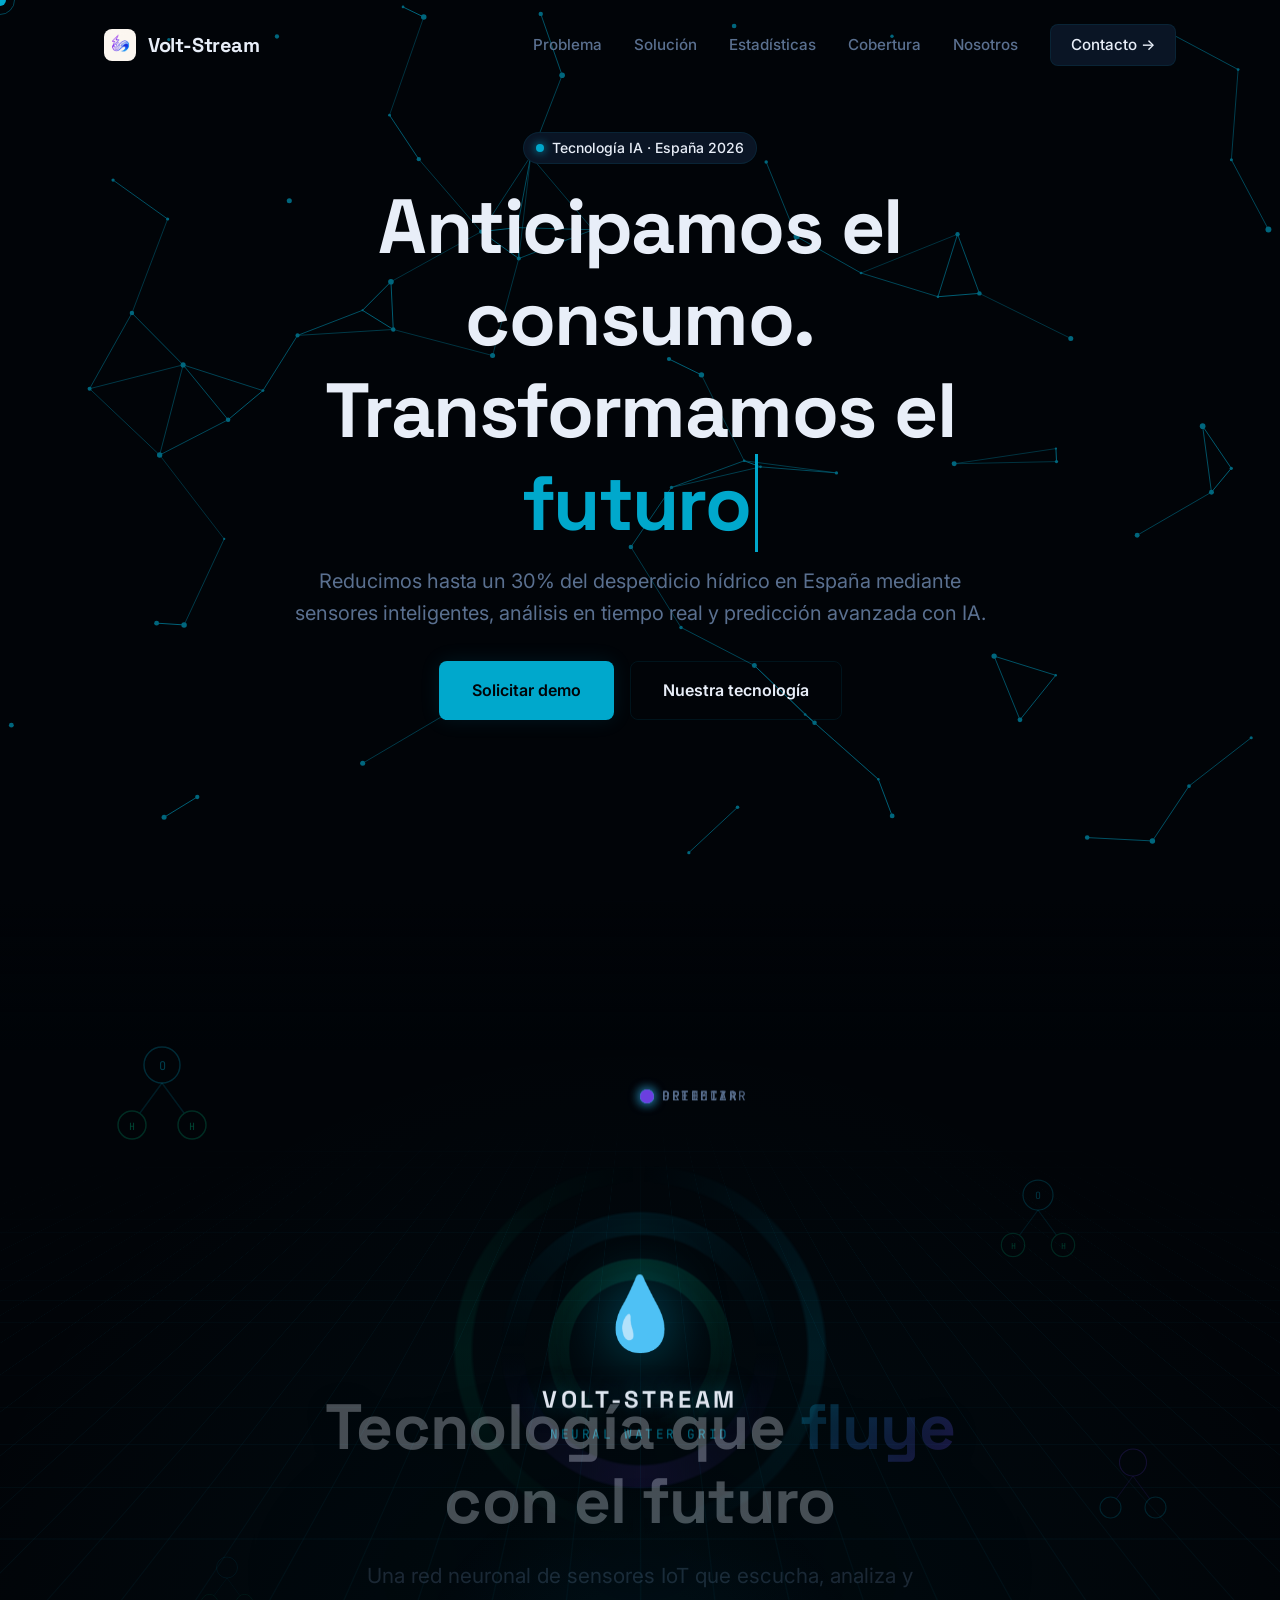
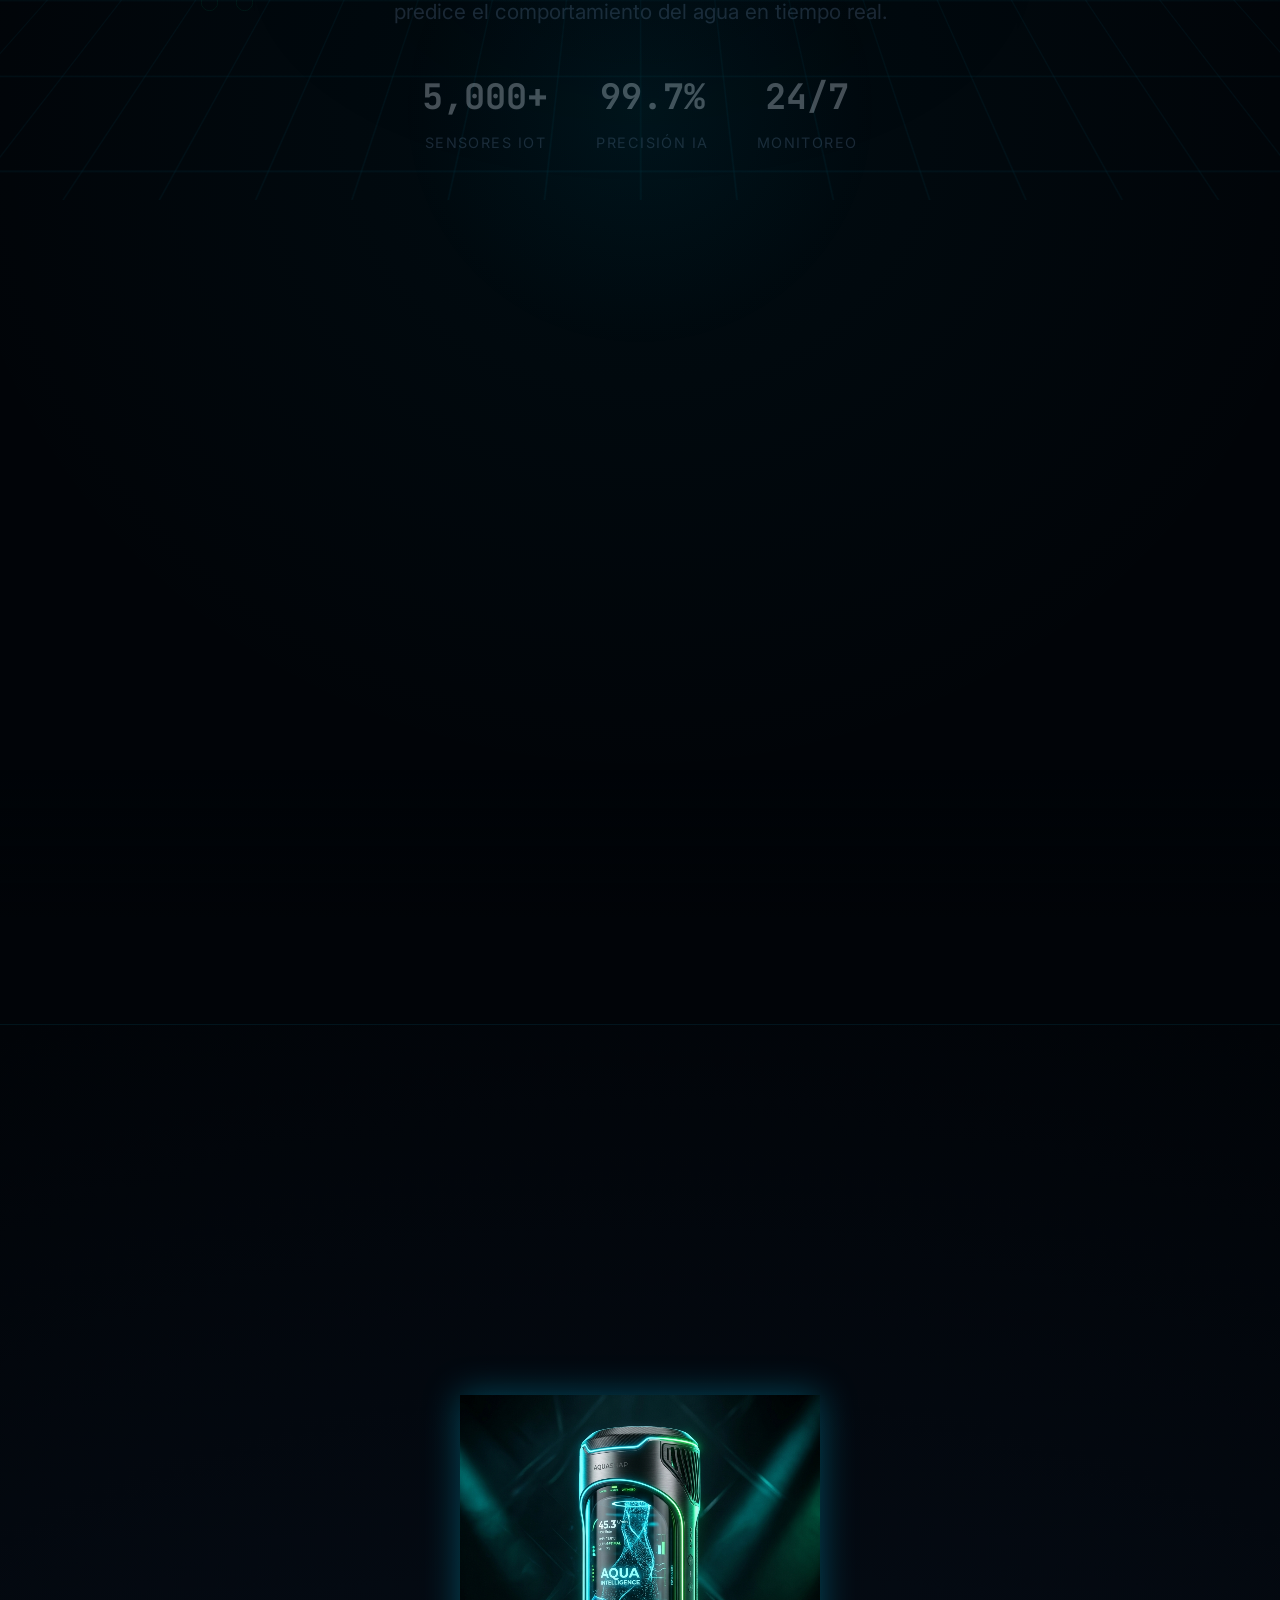
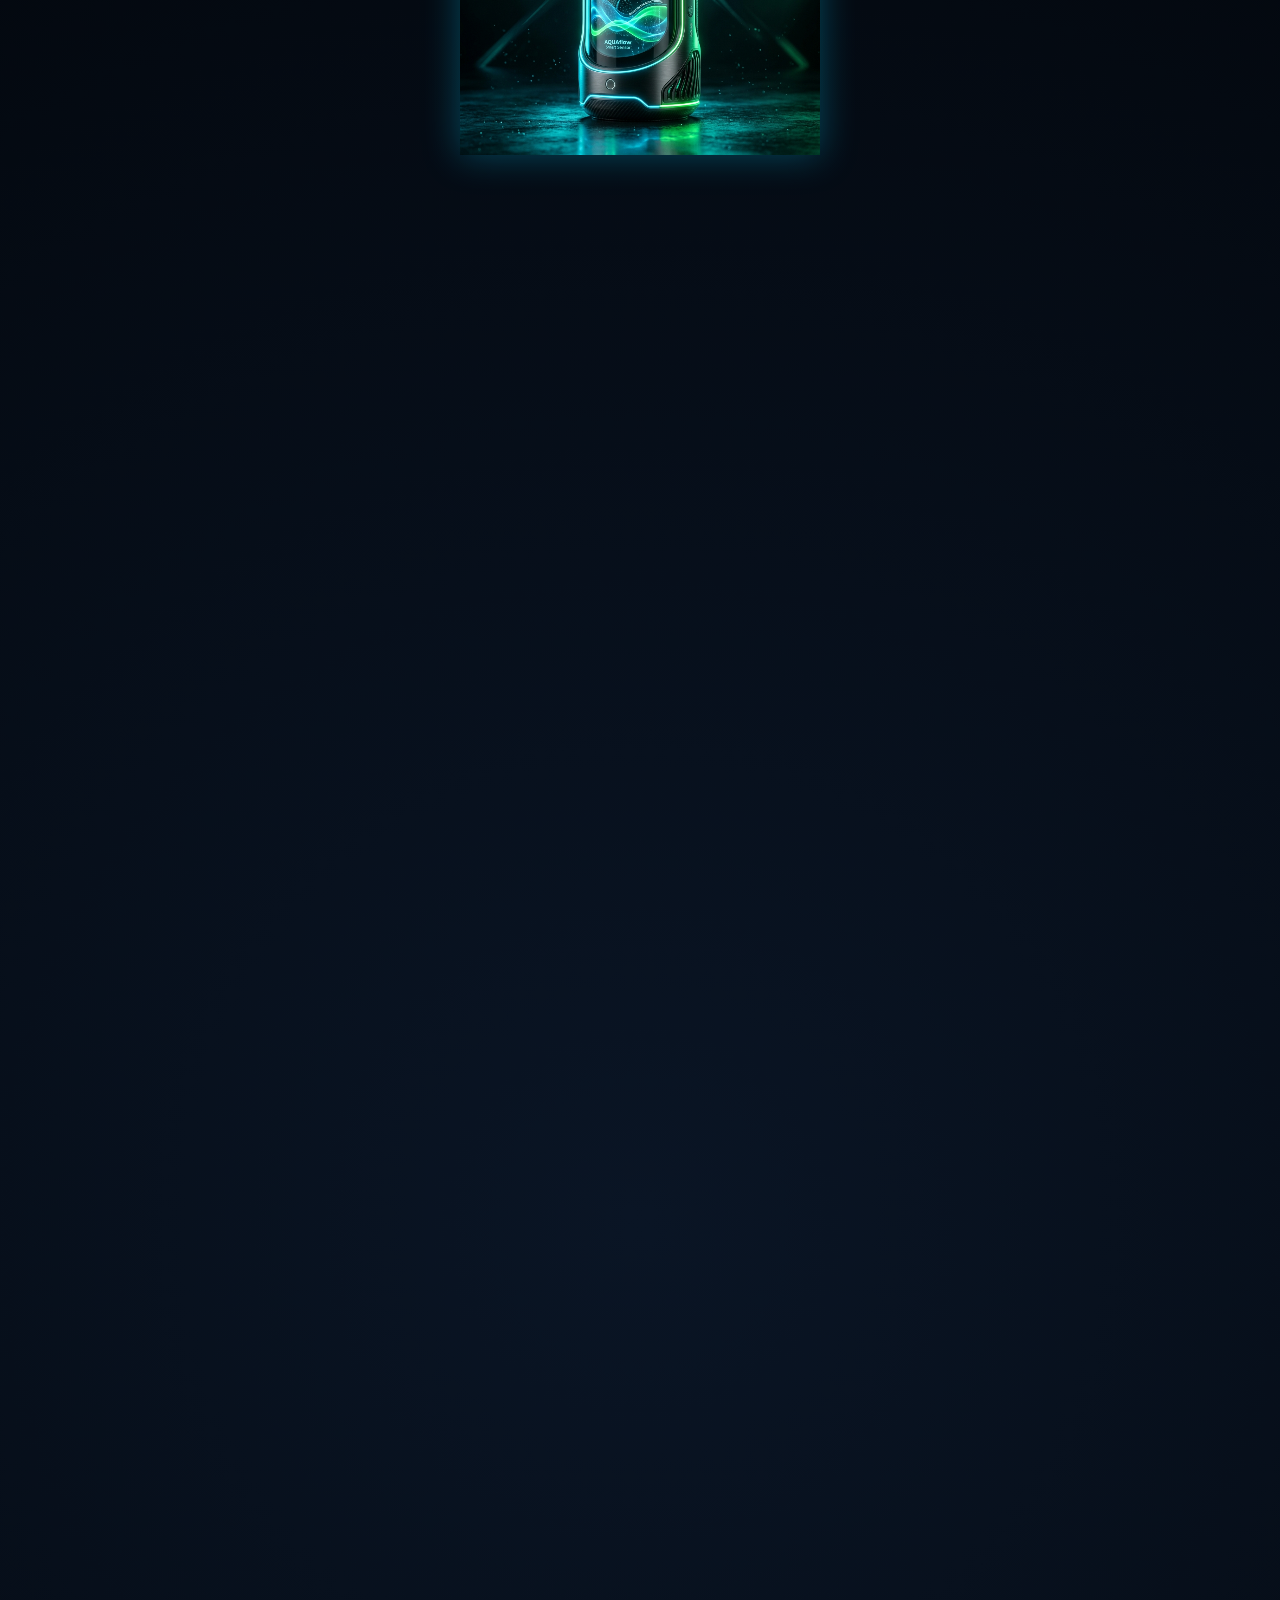
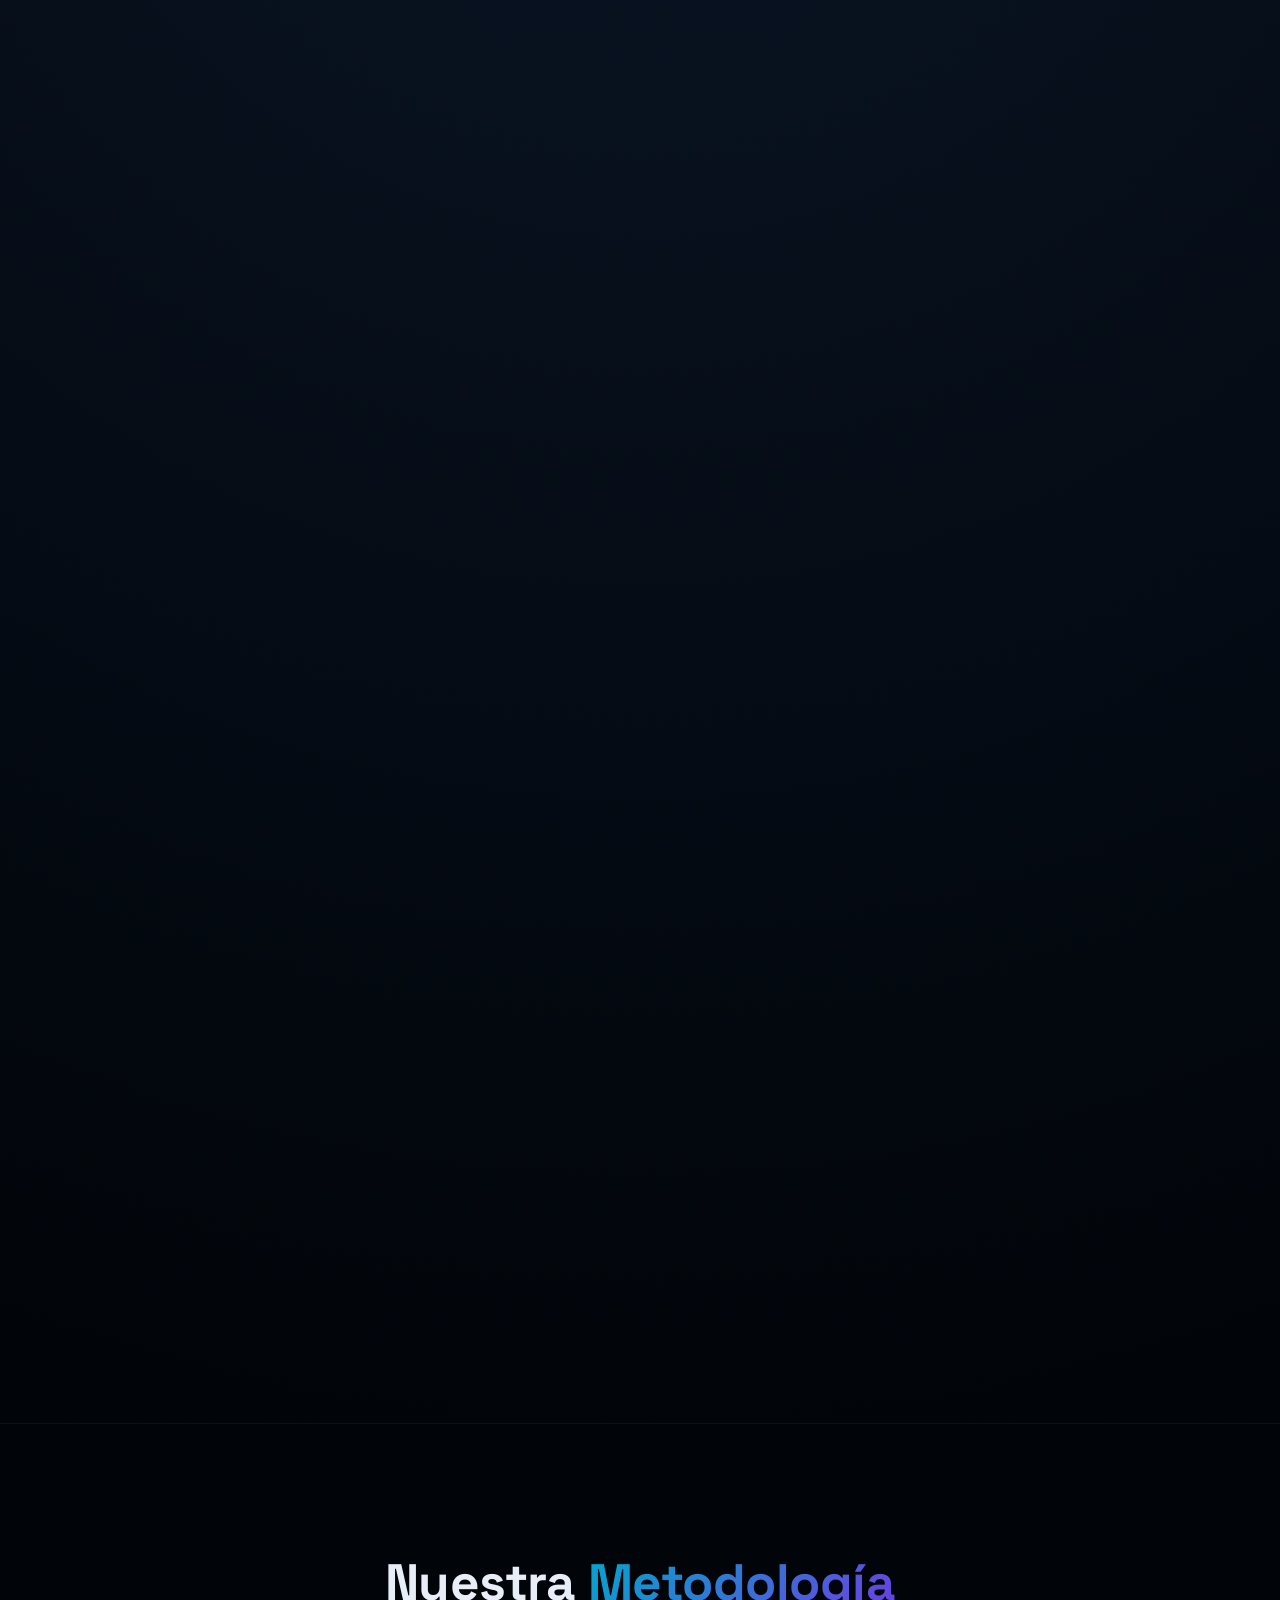
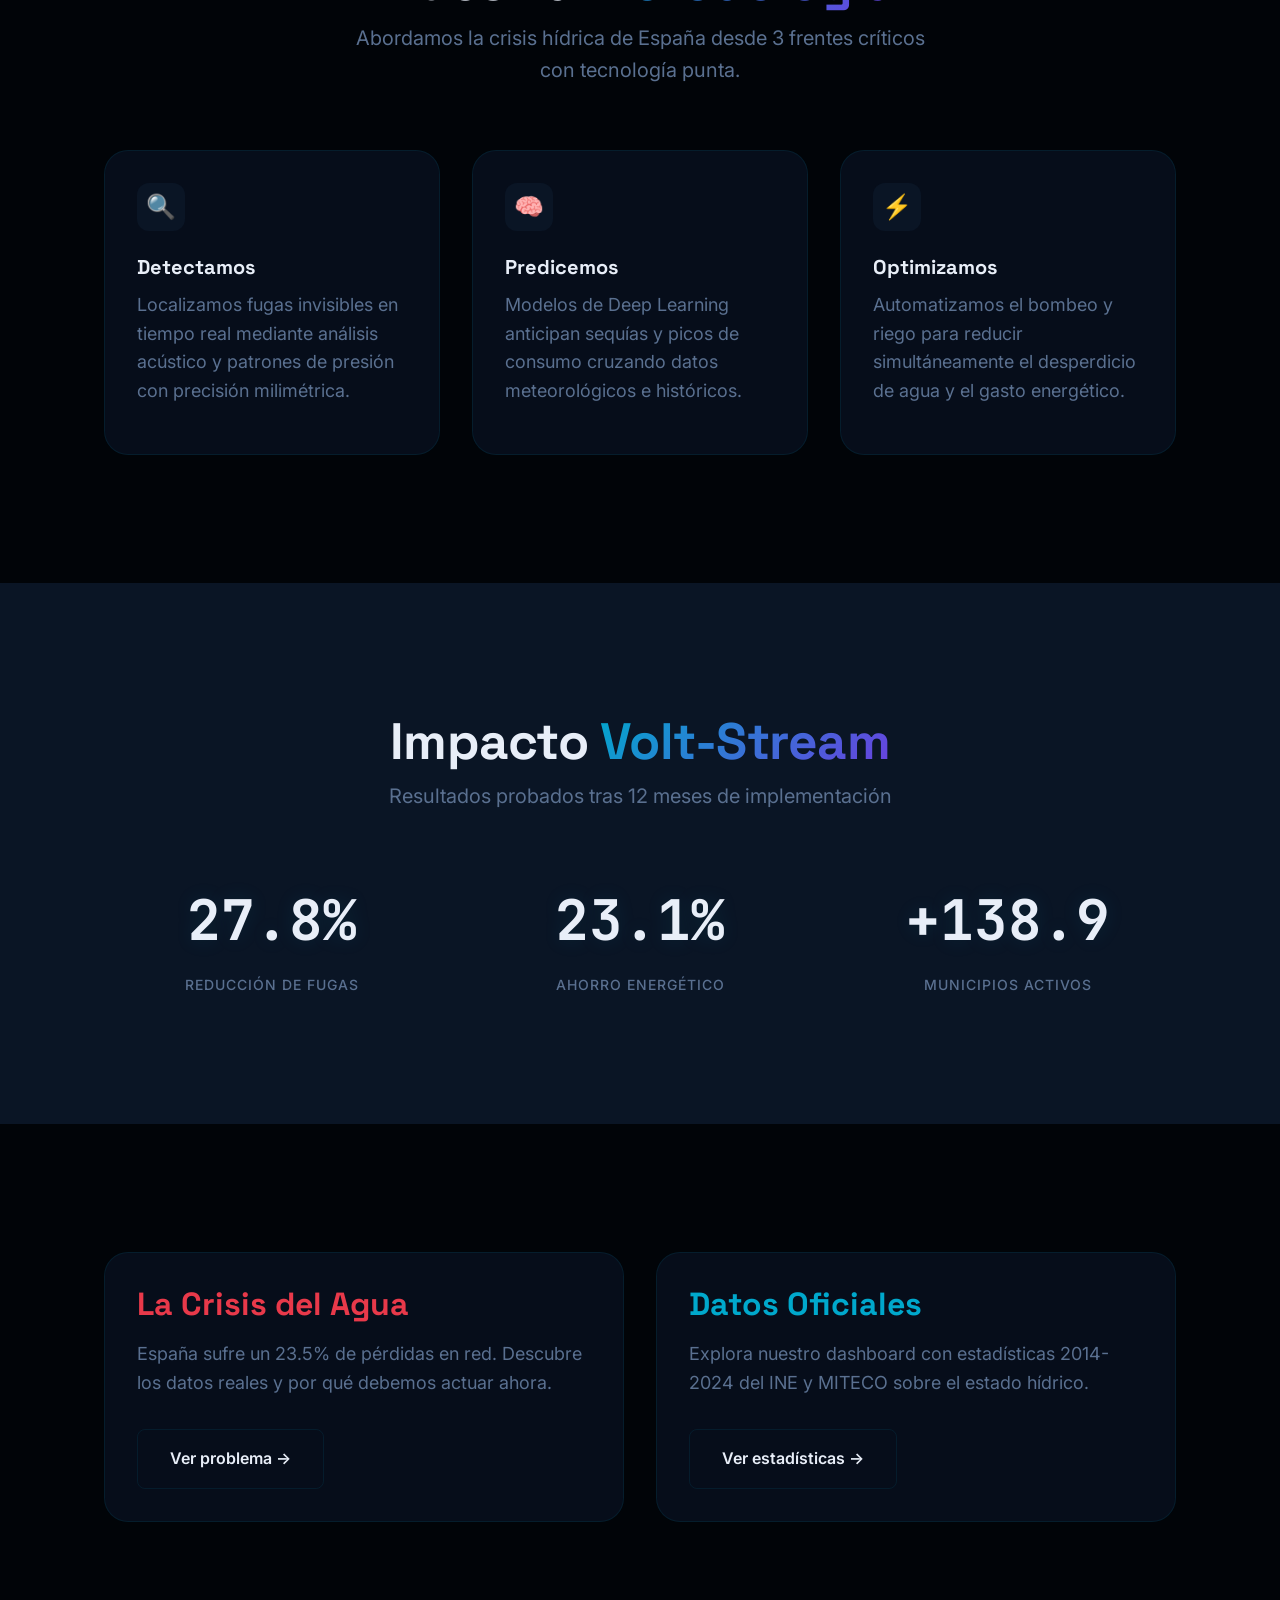
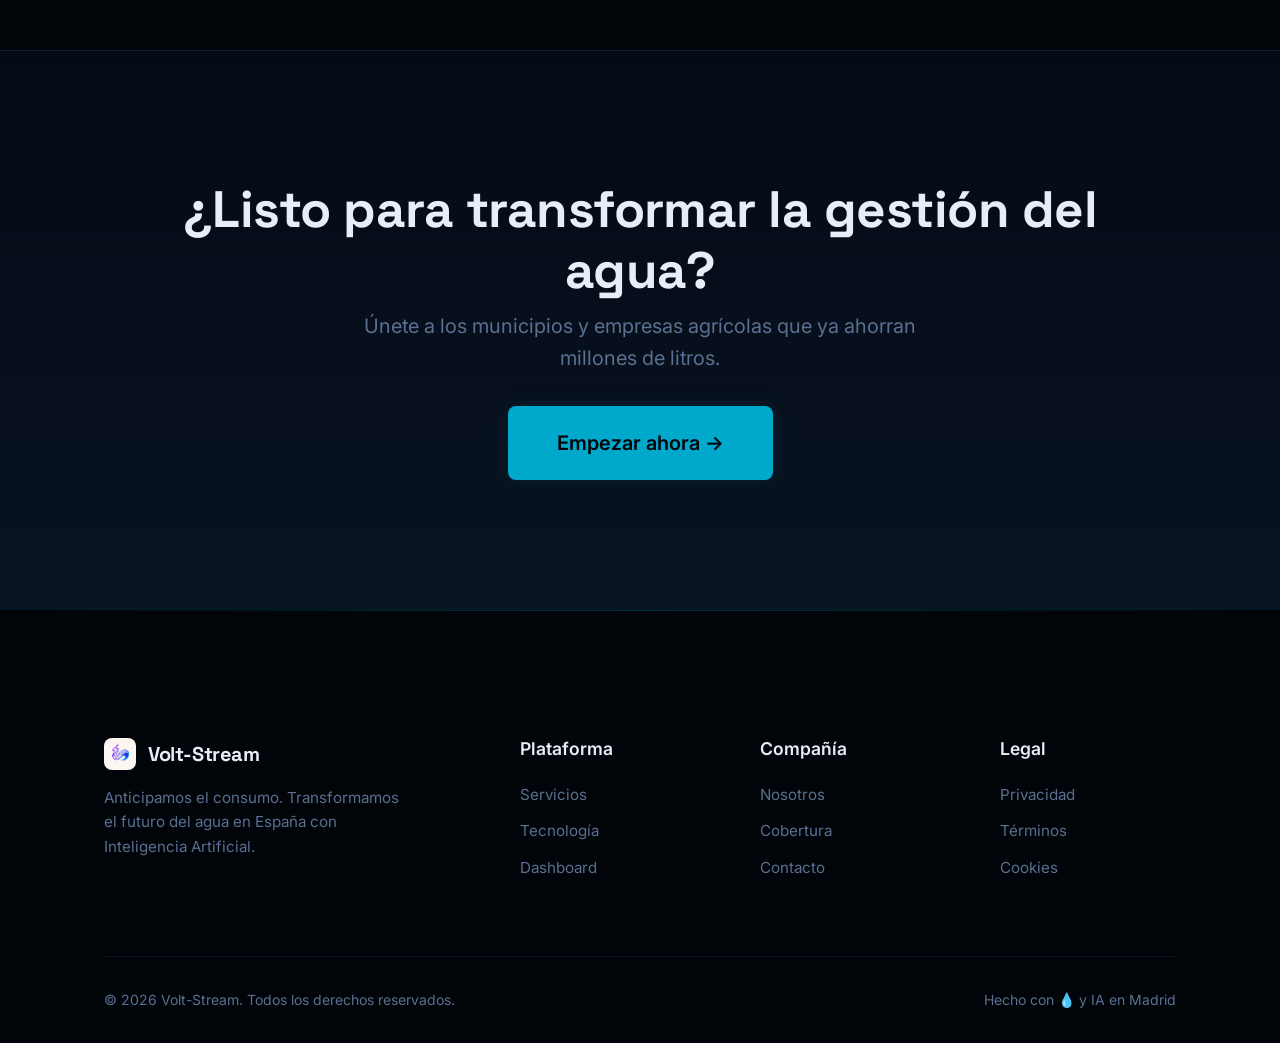
<file: index.html>
<!DOCTYPE html>
<html lang="es">
<head>
  <meta charset="UTF-8">
  <meta name="viewport" content="width=device-width,initial-scale=1.0">
  <title>Volt-Stream — Transformamos el futuro del agua</title>
  <meta name="description" content="Gestión inteligente del agua en España. IA y sensores IoT para reducir fugas y optimizar recursos.">
  <link rel="stylesheet" href="styles.css">
</head>
<body>

  <!-- PROGRESS BAR -->
  <div class="scroll-progress" id="scroll-progress"></div>

  <!-- NAVBAR -->
  <nav class="navbar" id="navbar">
    <div class="container">
      <a href="index.html" class="nav-logo">
        <img src="logo.jpeg" alt="Volt-Stream Logo" class="nav-logo-img">
        Volt-Stream
      </a>
      <div class="nav-links" id="nav-links">
        <a href="problema.html">Problema</a>
        <a href="solucion.html">Solución</a>
        <a href="estadisticas.html">Estadísticas</a>
        <a href="cobertura.html">Cobertura</a>
        <a href="nosotros.html">Nosotros</a>
        <a href="contacto.html" class="nav-cta">Contacto &rarr;</a>
      </div>
      <div class="hamburger" id="hamburger">
        <span></span><span></span><span></span>
      </div>
    </div>
  </nav>

  <!-- HERO -->
  <section class="hero" id="hero">
    <canvas id="hero-canvas" class="hero-particles"></canvas>
    <div class="container hero-content">
      <div class="badge zoom-in">
        <div class="badge-dot"></div>
        Tecnología IA · España 2026
      </div>
      <h1 class="fade-up delay-100">Anticipamos el consumo.<br>Transformamos el <span class="typewriter" id="typewriter">futuro</span></h1>
      <p class="fade-up delay-200">Reducimos hasta un 30% del desperdicio hídrico en España mediante sensores inteligentes, análisis en tiempo real y predicción avanzada con IA.</p>
      
      <div class="hero-buttons flex-cta fade-up delay-300">
        <a href="contacto.html" class="btn btn-primary">Solicitar demo</a>
        <a href="solucion.html" class="btn btn-outline">Nuestra tecnología</a>
      </div>
    </div>
  </section>

  <!-- 3D PARALLAX SECTION -->
  <section class="parallax-3d" id="parallax-3d">
    <!-- Perspective wrapper for 3D depth -->
    <div class="parallax-viewport">

      <!-- LAYER 0: Deep space grid (moves slowest) -->
      <div class="parallax-layer layer-grid" data-speed="0.03">
        <div class="perspective-grid"></div>
      </div>

      <!-- LAYER 1: Background particles (slow) -->
      <div class="parallax-layer layer-particles-bg" data-speed="0.08">
        <div class="hex-particle hex-1"></div>
        <div class="hex-particle hex-2"></div>
        <div class="hex-particle hex-3"></div>
        <div class="hex-particle hex-4"></div>
        <div class="hex-particle hex-5"></div>
        <div class="hex-particle hex-6"></div>
        <div class="hex-particle hex-7"></div>
        <div class="hex-particle hex-8"></div>
        <div class="hex-particle hex-9"></div>
        <div class="hex-particle hex-10"></div>
        <div class="hex-particle hex-11"></div>
        <div class="hex-particle hex-12"></div>
      </div>

      <!-- LAYER 2: Water molecules (medium-slow) -->
      <div class="parallax-layer layer-molecules" data-speed="0.15">
        <svg class="molecule mol-1" viewBox="0 0 120 120" width="120" height="120">
          <circle cx="60" cy="30" r="18" fill="none" stroke="rgba(0,168,204,0.4)" stroke-width="1.5"/>
          <circle cx="30" cy="90" r="14" fill="none" stroke="rgba(0,229,160,0.3)" stroke-width="1.5"/>
          <circle cx="90" cy="90" r="14" fill="none" stroke="rgba(0,229,160,0.3)" stroke-width="1.5"/>
          <line x1="60" y1="48" x2="38" y2="78" stroke="rgba(0,168,204,0.25)" stroke-width="1.5"/>
          <line x1="60" y1="48" x2="82" y2="78" stroke="rgba(0,168,204,0.25)" stroke-width="1.5"/>
          <text x="60" y="35" text-anchor="middle" fill="rgba(0,168,204,0.6)" font-size="12" font-family="JetBrains Mono">O</text>
          <text x="30" y="95" text-anchor="middle" fill="rgba(0,229,160,0.5)" font-size="10" font-family="JetBrains Mono">H</text>
          <text x="90" y="95" text-anchor="middle" fill="rgba(0,229,160,0.5)" font-size="10" font-family="JetBrains Mono">H</text>
        </svg>
        <svg class="molecule mol-2" viewBox="0 0 120 120" width="90" height="90">
          <circle cx="60" cy="30" r="18" fill="none" stroke="rgba(107,63,224,0.3)" stroke-width="1.5"/>
          <circle cx="30" cy="90" r="14" fill="none" stroke="rgba(0,168,204,0.3)" stroke-width="1.5"/>
          <circle cx="90" cy="90" r="14" fill="none" stroke="rgba(0,168,204,0.3)" stroke-width="1.5"/>
          <line x1="60" y1="48" x2="38" y2="78" stroke="rgba(107,63,224,0.2)" stroke-width="1.5"/>
          <line x1="60" y1="48" x2="82" y2="78" stroke="rgba(107,63,224,0.2)" stroke-width="1.5"/>
        </svg>
        <svg class="molecule mol-3" viewBox="0 0 120 120" width="70" height="70">
          <circle cx="60" cy="30" r="18" fill="none" stroke="rgba(0,168,204,0.25)" stroke-width="1"/>
          <circle cx="30" cy="90" r="14" fill="none" stroke="rgba(0,229,160,0.2)" stroke-width="1"/>
          <circle cx="90" cy="90" r="14" fill="none" stroke="rgba(0,229,160,0.2)" stroke-width="1"/>
          <line x1="60" y1="48" x2="38" y2="78" stroke="rgba(0,168,204,0.15)" stroke-width="1"/>
          <line x1="60" y1="48" x2="82" y2="78" stroke="rgba(0,168,204,0.15)" stroke-width="1"/>
        </svg>
        <svg class="molecule mol-4" viewBox="0 0 120 120" width="100" height="100">
          <circle cx="60" cy="30" r="18" fill="none" stroke="rgba(0,168,204,0.35)" stroke-width="1.5"/>
          <circle cx="30" cy="90" r="14" fill="none" stroke="rgba(0,229,160,0.25)" stroke-width="1.5"/>
          <circle cx="90" cy="90" r="14" fill="none" stroke="rgba(0,229,160,0.25)" stroke-width="1.5"/>
          <line x1="60" y1="48" x2="38" y2="78" stroke="rgba(0,168,204,0.2)" stroke-width="1.5"/>
          <line x1="60" y1="48" x2="82" y2="78" stroke="rgba(0,168,204,0.2)" stroke-width="1.5"/>
          <text x="60" y="35" text-anchor="middle" fill="rgba(0,168,204,0.5)" font-size="12" font-family="JetBrains Mono">O</text>
          <text x="30" y="95" text-anchor="middle" fill="rgba(0,229,160,0.4)" font-size="10" font-family="JetBrains Mono">H</text>
          <text x="90" y="95" text-anchor="middle" fill="rgba(0,229,160,0.4)" font-size="10" font-family="JetBrains Mono">H</text>
        </svg>
      </div>

      <!-- LAYER 3: Data streams (medium) -->
      <div class="parallax-layer layer-data-streams" data-speed="0.25">
        <div class="data-stream stream-1">
          <span>01001 FLOW_OK</span>
          <span>SENSOR_A7 ▸ 2.4L/s</span>
          <span>PRESSURE ▸ 3.2bar</span>
          <span>TEMP ▸ 18.7°C</span>
        </div>
        <div class="data-stream stream-2">
          <span>LEAK_SCORE ▸ 0.02</span>
          <span>ACOUSTIC ▸ -42dB</span>
          <span>NODE_14 ▸ ACTIVE</span>
          <span>pH ▸ 7.2</span>
        </div>
        <div class="data-stream stream-3">
          <span>FORECAST ▸ OPTIMAL</span>
          <span>DEMAND ▸ 12,400m³</span>
          <span>RESERVE ▸ 67%</span>
          <span>AI_CONF ▸ 98.7%</span>
        </div>
      </div>

      <!-- LAYER 4: Central hologram (medium-fast) -->
      <div class="parallax-layer layer-hologram" data-speed="0.4">
        <div class="holo-container">
          <div class="holo-ring ring-outer"></div>
          <div class="holo-ring ring-middle"></div>
          <div class="holo-ring ring-inner"></div>
          <div class="holo-core">
            <div class="holo-icon">💧</div>
            <div class="holo-label">VOLT-STREAM</div>
            <div class="holo-sublabel">Neural Water Grid</div>
          </div>
          <!-- Orbiting data points -->
          <div class="orbit-point orbit-1">
            <div class="orbit-dot"></div>
            <span class="orbit-label">Detectar</span>
          </div>
          <div class="orbit-point orbit-2">
            <div class="orbit-dot"></div>
            <span class="orbit-label">Predecir</span>
          </div>
          <div class="orbit-point orbit-3">
            <div class="orbit-dot"></div>
            <span class="orbit-label">Optimizar</span>
          </div>
        </div>
      </div>

      <!-- LAYER 5: Foreground text / CTA (fastest) -->
      <div class="parallax-layer layer-content" data-speed="0.55">
        <div class="parallax-text-block">
          <h2 class="parallax-title">Tecnología que <span class="text-gradient">fluye</span> con el futuro</h2>
          <p class="parallax-desc">Una red neuronal de sensores IoT que escucha, analiza y predice el comportamiento del agua en tiempo real.</p>
          <div class="parallax-stats-row">
            <div class="parallax-stat">
              <div class="parallax-stat-value">5,000+</div>
              <div class="parallax-stat-label">Sensores IoT</div>
            </div>
            <div class="parallax-stat">
              <div class="parallax-stat-value">99.7%</div>
              <div class="parallax-stat-label">Precisión IA</div>
            </div>
            <div class="parallax-stat">
              <div class="parallax-stat-value">24/7</div>
              <div class="parallax-stat-label">Monitoreo</div>
            </div>
          </div>
        </div>
      </div>

      <!-- Floating scan lines overlay -->
      <div class="parallax-layer layer-scanlines" data-speed="0">
        <div class="scanline"></div>
      </div>
    </div>

    <!-- Depth fog edges -->
    <div class="parallax-fog fog-top"></div>
    <div class="parallax-fog fog-bottom"></div>
  </section>

  <!-- TRUST BAR -->
  <div class="trust-bar zoom-in">
    <div class="trust-track">
      <span style="color: var(--text-muted); font-weight: 500; text-transform: uppercase; letter-spacing: 1px; padding-right: 2rem;">Confiado por más de 150 municipios e instituciones</span>
      <!-- Logos placeholders since we don't have actual partner logos, using text styling for now -->
      <span style="font-family: var(--font-display); font-weight: 700; color: #fff; font-size: 1.5rem; opacity: 0.5;">AYUNTAMIENTO</span>
      <span style="font-family: var(--font-display); font-weight: 700; color: #fff; font-size: 1.5rem; opacity: 0.5;">AGUAS DE MURCIA</span>
      <span style="font-family: var(--font-display); font-weight: 700; color: #fff; font-size: 1.5rem; opacity: 0.5;">MITECO</span>
      <span style="font-family: var(--font-display); font-weight: 700; color: #fff; font-size: 1.5rem; opacity: 0.5;">CANAL ISABEL II</span>
      <span style="font-family: var(--font-display); font-weight: 700; color: #fff; font-size: 1.5rem; opacity: 0.5;">EMASESA</span>
      <!-- Repeat for seamless loop -->
      <span style="color: var(--text-muted); font-weight: 500; text-transform: uppercase; letter-spacing: 1px; padding-right: 2rem; padding-left: 4rem;">Confiado por más de 150 municipios e instituciones</span>
      <span style="font-family: var(--font-display); font-weight: 700; color: #fff; font-size: 1.5rem; opacity: 0.5;">AYUNTAMIENTO</span>
      <span style="font-family: var(--font-display); font-weight: 700; color: #fff; font-size: 1.5rem; opacity: 0.5;">AGUAS DE MURCIA</span>
      <span style="font-family: var(--font-display); font-weight: 700; color: #fff; font-size: 1.5rem; opacity: 0.5;">MITECO</span>
      <span style="font-family: var(--font-display); font-weight: 700; color: #fff; font-size: 1.5rem; opacity: 0.5;">CANAL ISABEL II</span>
      <span style="font-family: var(--font-display); font-weight: 700; color: #fff; font-size: 1.5rem; opacity: 0.5;">EMASESA</span>
    </div>
  </div>

  <!-- SCROLL SEQUENCE -->
  <section class="scroll-sequence" id="scroll-sequence">
    <div class="sticky-container">
      <img src="sensor.png" alt="Smart Sensor" class="sequence-img" id="sequence-img">
      
      <div class="sequence-text step-1" id="step-1">
        <h2 class="section-title">El Corazón de la <span class="text-gradient">Eficiencia</span></h2>
        <p>Sensores IoT con precisión nanométrica para cada tubería.</p>
      </div>
      <div class="sequence-text step-2" id="step-2">
        <h2 class="section-title text-gradient">Análisis Acústico</h2>
        <p>Escucha las fugas subterráneas antes de que afloren a la superficie.</p>
      </div>
      <div class="sequence-text step-3" id="step-3">
        <h2 class="section-title">IA <span style="color:var(--secondary)">Predictiva</span></h2>
        <p>Procesa miles de datos en tiempo real para optimizar el caudal.</p>
      </div>
    </div>
  </section>

  <!-- PROPUESTA DE VALOR -->
  <section class="section">
    <div class="container">
      <div class="text-center zoom-in">
        <h2 class="section-title">Nuestra <span class="text-gradient">Metodología</span></h2>
        <p class="section-subtitle">Abordamos la crisis hídrica de España desde 3 frentes críticos con tecnología punta.</p>
      </div>
      
      <div class="grid-3">
        <div class="glass-card feature-card fade-left delay-100">
          <div class="feature-icon">🔍</div>
          <h3>Detectamos</h3>
          <p>Localizamos fugas invisibles en tiempo real mediante análisis acústico y patrones de presión con precisión milimétrica.</p>
        </div>
        <div class="glass-card feature-card zoom-in delay-200">
          <div class="feature-icon">🧠</div>
          <h3>Predicemos</h3>
          <p>Modelos de Deep Learning anticipan sequías y picos de consumo cruzando datos meteorológicos e históricos.</p>
        </div>
        <div class="glass-card feature-card fade-right delay-300">
          <div class="feature-icon">⚡</div>
          <h3>Optimizamos</h3>
          <p>Automatizamos el bombeo y riego para reducir simultáneamente el desperdicio de agua y el gasto energético.</p>
        </div>
      </div>
    </div>
  </section>

  <!-- MÈTRICAS IMPACTO -->
  <section class="section" style="background: var(--surface-2); position: relative;">
    <div class="container">
      <h2 class="section-title text-center fade-up">Impacto <span class="text-gradient">Volt-Stream</span></h2>
      <p class="section-subtitle text-center fade-up">Resultados probados tras 12 meses de implementación</p>
      
      <div class="grid-3" style="margin-top: 4rem;">
        <div class="stat-item flip-up">
          <div class="stat-value" data-target="30" data-suffix="%">0%</div>
          <div class="stat-label">Reducción de fugas</div>
        </div>
        <div class="stat-item flip-up delay-100">
          <div class="stat-value" data-target="25" data-suffix="%">0%</div>
          <div class="stat-label">Ahorro energético</div>
        </div>
        <div class="stat-item flip-up delay-200">
          <div class="stat-value" data-target="150" data-prefix="+">0</div>
          <div class="stat-label">Municipios activos</div>
        </div>
      </div>
    </div>
  </section>

  <!-- PREVIEW SECCIONES -->
  <section class="section">
    <div class="container">
      <div class="grid-2">
        <div class="glass-card fade-left">
          <h3 style="color: var(--danger)">La Crisis del Agua</h3>
          <p>España sufre un 23.5% de pérdidas en red. Descubre los datos reales y por qué debemos actuar ahora.</p>
          <a href="problema.html" class="btn btn-outline" style="margin-top: 1rem">Ver problema &rarr;</a>
        </div>
        <div class="glass-card fade-right delay-100">
          <h3 style="color: var(--primary)">Datos Oficiales</h3>
          <p>Explora nuestro dashboard con estadísticas 2014-2024 del INE y MITECO sobre el estado hídrico.</p>
          <a href="estadisticas.html" class="btn btn-outline" style="margin-top: 1rem">Ver estadísticas &rarr;</a>
        </div>
      </div>
    </div>
  </section>

  <!-- CTA FINAL -->
  <section class="section" style="background: var(--grad-surface); border-top: 1px solid var(--border); border-bottom: 1px solid var(--border); text-align: center;">
    <div class="container zoom-in">
      <h2 class="section-title">¿Listo para transformar la gestión del agua?</h2>
      <p class="section-subtitle" style="margin-bottom: 2rem;">Únete a los municipios y empresas agrícolas que ya ahorran millones de litros.</p>
      <a href="contacto.html" class="btn btn-primary" style="font-size: 1.25rem; padding: 1.25rem 3rem;">Empezar ahora &rarr;</a>
    </div>
  </section>

  <!-- FOOTER -->
  <footer class="footer">
    <div class="container">
      <div class="footer-grid">
        <div class="footer-brand">
          <a href="index.html" class="nav-logo" style="margin-bottom: 1rem;">
            <img src="logo.jpeg" alt="Volt-Stream Logo" class="nav-logo-img">
            Volt-Stream
          </a>
          <p>Anticipamos el consumo. Transformamos el futuro del agua en España con Inteligencia Artificial.</p>
        </div>
        <div class="footer-col">
          <h4>Plataforma</h4>
          <a href="solucion.html">Servicios</a>
          <a href="solucion.html#tecnologia">Tecnología</a>
          <a href="estadisticas.html">Dashboard</a>
        </div>
        <div class="footer-col">
          <h4>Compañía</h4>
          <a href="nosotros.html">Nosotros</a>
          <a href="cobertura.html">Cobertura</a>
          <a href="contacto.html">Contacto</a>
        </div>
        <div class="footer-col">
          <h4>Legal</h4>
          <a href="#">Privacidad</a>
          <a href="#">Términos</a>
          <a href="#">Cookies</a>
        </div>
      </div>
      <div class="footer-bottom">
        <span>&copy; 2026 Volt-Stream. Todos los derechos reservados.</span>
        <span>Hecho con 💧 y IA en Madrid</span>
      </div>
    </div>
  </footer>

  <script src="script.js"></script>
</body>
</html>
</file>
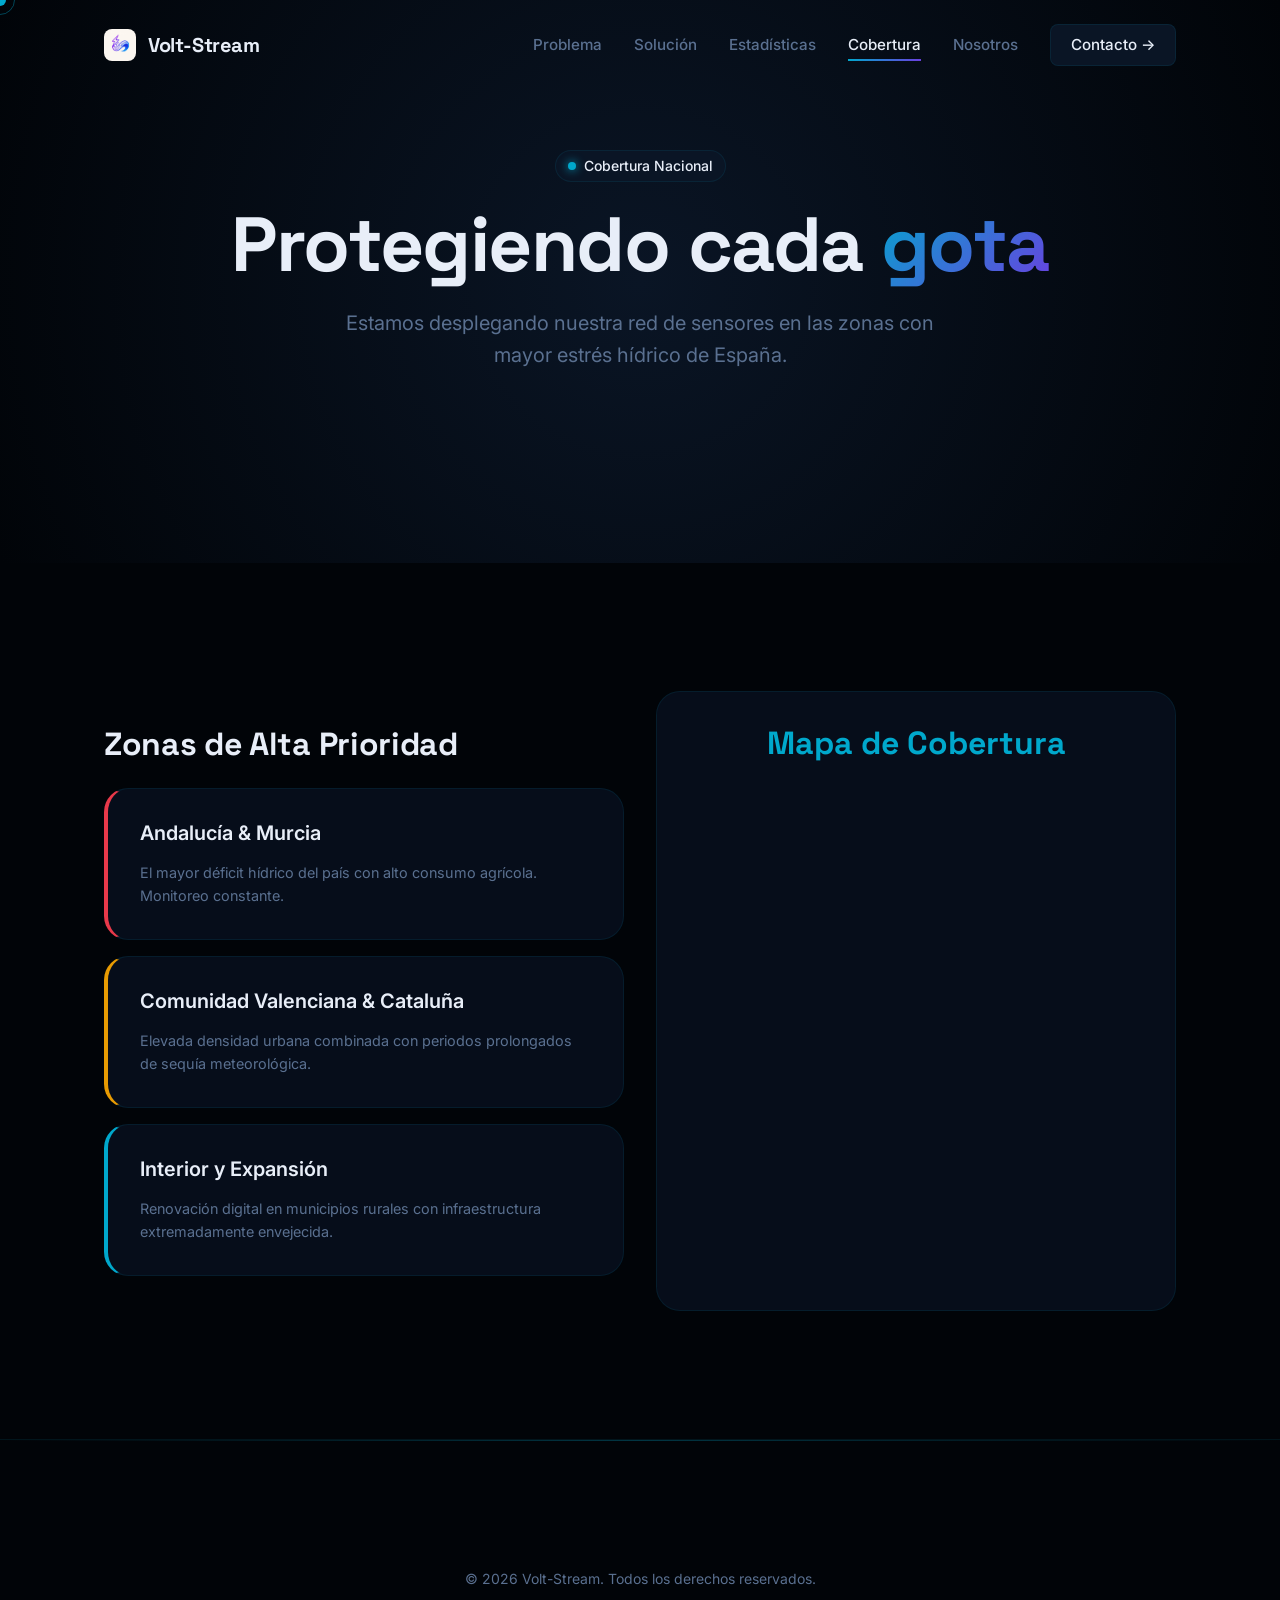
<file: cobertura.html>
<!DOCTYPE html>
<html lang="es">
<head>
  <meta charset="UTF-8">
  <meta name="viewport" content="width=device-width,initial-scale=1.0">
  <title>Cobertura y Mapa — Volt-Stream</title>
  <link rel="stylesheet" href="styles.css">
</head>
<body>
  <div class="scroll-progress" id="scroll-progress"></div>

  <!-- NAVBAR -->
  <nav class="navbar" id="navbar">
    <div class="container">
      <a href="index.html" class="nav-logo">
        <img src="logo.jpeg" alt="Volt-Stream Logo" class="nav-logo-img">
        Volt-Stream
      </a>
      <div class="nav-links" id="nav-links">
        <a href="problema.html">Problema</a>
        <a href="solucion.html">Solución</a>
        <a href="estadisticas.html">Estadísticas</a>
        <a href="cobertura.html" class="active">Cobertura</a>
        <a href="nosotros.html">Nosotros</a>
        <a href="contacto.html" class="nav-cta">Contacto &rarr;</a>
      </div>
      <div class="hamburger" id="hamburger">
        <span></span><span></span><span></span>
      </div>
    </div>
  </nav>

  <!-- INTERNAL HERO -->
  <section class="section internal-hero" style="background: radial-gradient(circle at center, var(--surface-2) 0%, var(--bg) 100%);">
    <div class="container text-center">
      <div class="badge fade-up">
        <div class="badge-dot" style="background: var(--primary);"></div>
        Cobertura Nacional
      </div>
      <h1 class="fade-up delay-100" style="margin-top: 1rem;">Protegiendo cada <span class="text-gradient">gota</span></h1>
      <p class="section-subtitle fade-up delay-200" style="margin-top: 1rem;">Estamos desplegando nuestra red de sensores en las zonas con mayor estrés hídrico de España.</p>
    </div>
  </section>

  <!-- MAPA & COBERTURA -->
  <section class="section">
    <div class="container">
      <div class="grid-2" style="align-items: center;">
        <div class="fade-up">
          <h2 style="font-size: 2rem; margin-bottom: 1.5rem;">Zonas de Alta Prioridad</h2>
          <div class="glass-card priority-card" data-id="andalucia-murcia" style="margin-bottom: 1rem; border-left: 4px solid var(--danger); cursor: pointer; transition: transform 0.2s, box-shadow 0.2s;">
            <h4>Andalucía & Murcia</h4>
            <p style="margin: 0; font-size: 0.9rem;">El mayor déficit hídrico del país con alto consumo agrícola. Monitoreo constante.</p>
          </div>
          <div class="glass-card priority-card" data-id="valencia-cataluna" style="margin-bottom: 1rem; border-left: 4px solid var(--warning); cursor: pointer; transition: transform 0.2s, box-shadow 0.2s;">
            <h4>Comunidad Valenciana & Cataluña</h4>
            <p style="margin: 0; font-size: 0.9rem;">Elevada densidad urbana combinada con periodos prolongados de sequía meteorológica.</p>
          </div>
          <div class="glass-card priority-card" data-id="interior" style="border-left: 4px solid var(--primary); cursor: pointer; transition: transform 0.2s, box-shadow 0.2s;">
            <h4>Interior y Expansión</h4>
            <p style="margin: 0; font-size: 0.9rem;">Renovación digital en municipios rurales con infraestructura extremadamente envejecida.</p>
          </div>
        </div>
        
        <div class="fade-up delay-100 text-center glass-card" style="padding: 2rem; position: relative;">
          <h3 style="color: var(--primary); margin-bottom: 1rem;">Mapa de Cobertura</h3>
          <div id="d3-map-container" style="width: 100%; height: min(500px, 60vw); display: flex; align-items: center; justify-content: center; position: relative;">
            <div id="map-tooltip" style="position: absolute; opacity: 0; background: var(--surface); border: 1px solid var(--border); padding: 1rem; border-radius: var(--radius-sm); pointer-events: none; z-index: 10; color: var(--text); box-shadow: 0 5px 15px rgba(0,0,0,0.5); transition: opacity 0.2s;"></div>
            <!-- D3 Map will be injected here -->
          </div>
        </div>
      </div>
      
      <!-- Panel de Detalles Dinámico -->
      <div id="details-panel" class="glass-card fade-up" style="margin-top: 3rem; display: none; padding: 2rem; border-top: 4px solid var(--primary); transition: all 0.3s ease;">
        <div id="details-content">
          <!-- Contenido inyectado por JS -->
        </div>
      </div>
    </div>
  </section>

  <footer class="footer">
    <div class="container text-center">
      <div class="footer-bottom" style="justify-content: center; border: none; padding-top: 0;">
        <span>&copy; 2026 Volt-Stream. Todos los derechos reservados.</span>
      </div>
    </div>
  </footer>

  <script src="https://d3js.org/d3.v7.min.js"></script>
  <script src="script.js"></script>
</body>
</html>
</file>
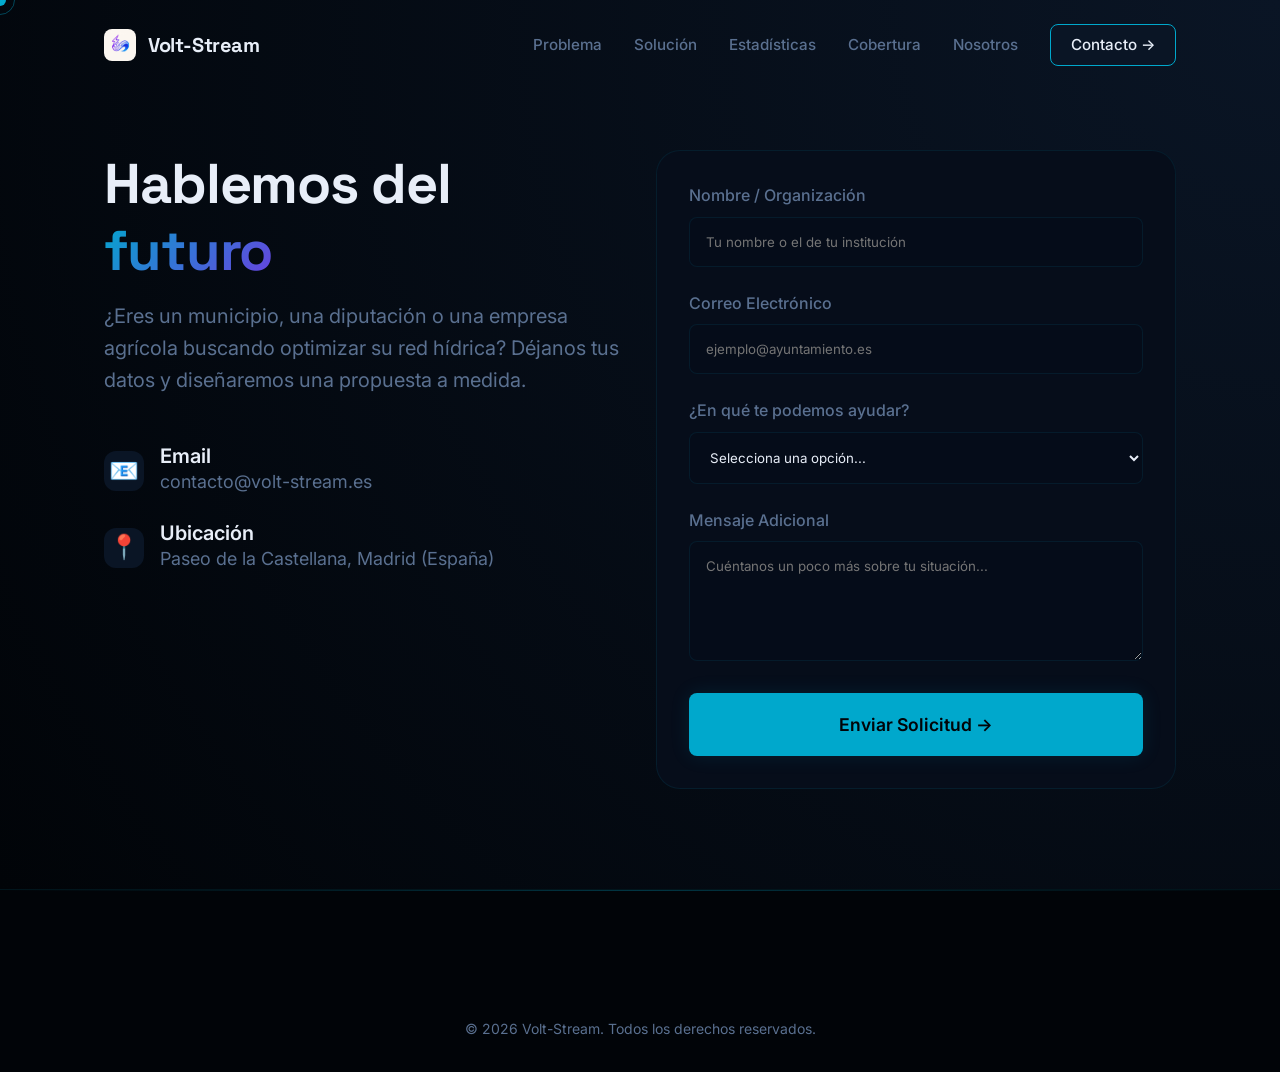
<file: contacto.html>
<!DOCTYPE html>
<html lang="es">
<head>
  <meta charset="UTF-8">
  <meta name="viewport" content="width=device-width,initial-scale=1.0">
  <title>Contacto — Volt-Stream</title>
  <link rel="stylesheet" href="styles.css">
  <style>
    /* Estilos específicos para el formulario */
    .form-group { margin-bottom: 1.5rem; text-align: left; }
    .form-label { display: block; margin-bottom: 0.5rem; font-weight: 500; color: var(--text-muted); }
    .form-input { 
      width: 100%; 
      padding: 1rem; 
      background: rgba(6, 13, 26, 0.6); 
      border: 1px solid var(--border); 
      border-radius: var(--radius-sm); 
      color: var(--text);
      font-family: var(--font-body);
      transition: all var(--dur-normal);
    }
    .form-input:focus {
      outline: none;
      border-color: var(--primary);
      box-shadow: 0 0 15px var(--primary-glow);
      background: var(--surface);
    }
    textarea.form-input { resize: vertical; min-height: 120px; }

    /* Responsive adjustments */
    @media (max-width: 768px) {
      .contact-title { font-size: clamp(2rem, 7vw, 3rem) !important; }
    }
  </style>
</head>
<body>
  <div class="scroll-progress" id="scroll-progress"></div>

  <!-- NAVBAR -->
  <nav class="navbar" id="navbar">
    <div class="container">
      <a href="index.html" class="nav-logo">
        <img src="logo.jpeg" alt="Volt-Stream Logo" class="nav-logo-img">
        Volt-Stream
      </a>
      <div class="nav-links" id="nav-links">
        <a href="problema.html">Problema</a>
        <a href="solucion.html">Solución</a>
        <a href="estadisticas.html">Estadísticas</a>
        <a href="cobertura.html">Cobertura</a>
        <a href="nosotros.html">Nosotros</a>
        <a href="contacto.html" class="nav-cta active" style="border-color: var(--primary);">Contacto &rarr;</a>
      </div>
      <div class="hamburger" id="hamburger">
        <span></span><span></span><span></span>
      </div>
    </div>
  </nav>

  <!-- INTERNAL HERO & FORM -->
  <section class="section internal-hero" style="padding-bottom: 100px; background: radial-gradient(circle at top right, var(--surface-2) 0%, var(--bg) 100%);">
    <div class="container">
      <div class="grid-2">
        <div class="fade-up">
          <h1 class="contact-title" style="font-size: 3.5rem; margin-bottom: 1rem;">Hablemos del <span class="text-gradient">futuro</span></h1>
          <p style="font-size: 1.25rem; margin-bottom: 2rem;">¿Eres un municipio, una diputación o una empresa agrícola buscando optimizar su red hídrica? Déjanos tus datos y diseñaremos una propuesta a medida.</p>
          
          <div style="margin-top: 3rem;">
            <div style="display: flex; gap: 1rem; margin-bottom: 1.5rem; align-items: center;">
              <div class="feature-icon" style="margin: 0; width: 40px; height: 40px;">📧</div>
              <div>
                <h4 style="margin: 0;">Email</h4>
                <p style="margin: 0;">contacto@volt-stream.es</p>
              </div>
            </div>
            <div style="display: flex; gap: 1rem; margin-bottom: 1.5rem; align-items: center;">
              <div class="feature-icon" style="margin: 0; width: 40px; height: 40px;">📍</div>
              <div>
                <h4 style="margin: 0;">Ubicación</h4>
                <p style="margin: 0;">Paseo de la Castellana, Madrid (España)</p>
              </div>
            </div>
          </div>
        </div>

        <div class="glass-card fade-up delay-100">
          <form id="contactForm" onsubmit="event.preventDefault(); alert('Mensaje enviado correctamente. Te contactaremos pronto.');">
            <div class="form-group">
              <label class="form-label" for="name">Nombre / Organización</label>
              <input type="text" id="name" class="form-input" placeholder="Tu nombre o el de tu institución" required>
            </div>
            <div class="form-group">
              <label class="form-label" for="email">Correo Electrónico</label>
              <input type="email" id="email" class="form-input" placeholder="ejemplo@ayuntamiento.es" required>
            </div>
            <div class="form-group">
              <label class="form-label" for="interest">¿En qué te podemos ayudar?</label>
              <select id="interest" class="form-input" required>
                <option value="">Selecciona una opción...</option>
                <option value="fugas">Detección de fugas en red urbana</option>
                <option value="riego">Optimización de riego agrícola</option>
                <option value="dashboard">Dashboard y analítica de datos</option>
                <option value="otro">Otro</option>
              </select>
            </div>
            <div class="form-group">
              <label class="form-label" for="message">Mensaje Adicional</label>
              <textarea id="message" class="form-input" placeholder="Cuéntanos un poco más sobre tu situación..."></textarea>
            </div>
            <button type="submit" class="btn btn-primary" style="width: 100%; justify-content: center; font-size: 1.1rem; padding: 1.25rem;">Enviar Solicitud &rarr;</button>
          </form>
        </div>
      </div>
    </div>
  </section>

  <footer class="footer">
    <div class="container text-center">
      <div class="footer-bottom" style="justify-content: center; border: none; padding-top: 0;">
        <span>&copy; 2026 Volt-Stream. Todos los derechos reservados.</span>
      </div>
    </div>
  </footer>

  <script src="script.js"></script>
</body>
</html>
</file>
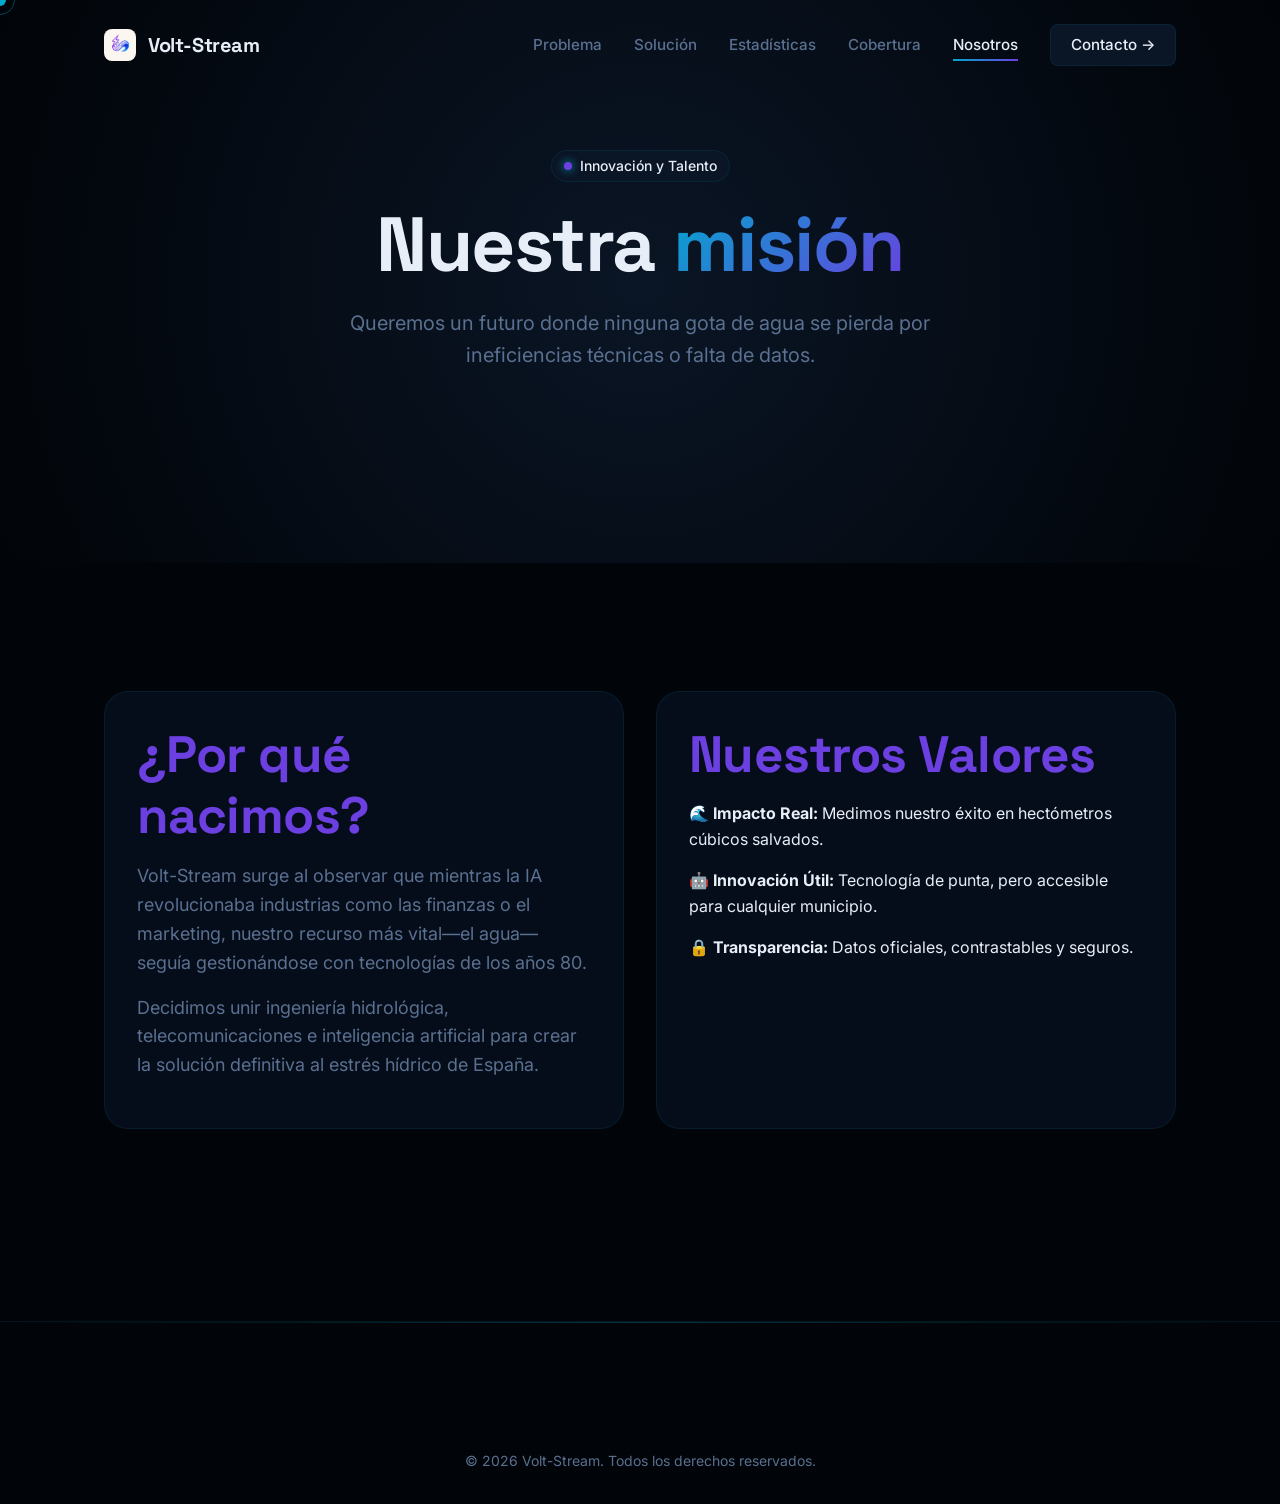
<file: nosotros.html>
<!DOCTYPE html>
<html lang="es">
<head>
  <meta charset="UTF-8">
  <meta name="viewport" content="width=device-width,initial-scale=1.0">
  <title>Sobre Nosotros — Volt-Stream</title>
  <link rel="stylesheet" href="styles.css">
</head>
<body>
  <div class="scroll-progress" id="scroll-progress"></div>

  <!-- NAVBAR -->
  <nav class="navbar" id="navbar">
    <div class="container">
      <a href="index.html" class="nav-logo">
        <img src="logo.jpeg" alt="Volt-Stream Logo" class="nav-logo-img">
        Volt-Stream
      </a>
      <div class="nav-links" id="nav-links">
        <a href="problema.html">Problema</a>
        <a href="solucion.html">Solución</a>
        <a href="estadisticas.html">Estadísticas</a>
        <a href="cobertura.html">Cobertura</a>
        <a href="nosotros.html" class="active">Nosotros</a>
        <a href="contacto.html" class="nav-cta">Contacto &rarr;</a>
      </div>
      <div class="hamburger" id="hamburger">
        <span></span><span></span><span></span>
      </div>
    </div>
  </nav>

  <!-- INTERNAL HERO -->
  <section class="section internal-hero" style="background: radial-gradient(circle at center, var(--surface-2) 0%, var(--bg) 100%);">
    <div class="container text-center">
      <div class="badge fade-up">
        <div class="badge-dot" style="background: var(--accent);"></div>
        Innovación y Talento
      </div>
      <h1 class="fade-up delay-100" style="margin-top: 1rem;">Nuestra <span class="text-gradient">misión</span></h1>
      <p class="section-subtitle fade-up delay-200" style="margin-top: 1rem;">Queremos un futuro donde ninguna gota de agua se pierda por ineficiencias técnicas o falta de datos.</p>
    </div>
  </section>

  <!-- VALORES & EQUIPO -->
  <section class="section">
    <div class="container">
      <div class="grid-2" style="margin-bottom: 4rem;">
        <div class="glass-card fade-up">
          <h2 style="color: var(--accent); margin-bottom: 1rem;">¿Por qué nacimos?</h2>
          <p>Volt-Stream surge al observar que mientras la IA revolucionaba industrias como las finanzas o el marketing, nuestro recurso más vital—el agua—seguía gestionándose con tecnologías de los años 80.</p>
          <p>Decidimos unir ingeniería hidrológica, telecomunicaciones e inteligencia artificial para crear la solución definitiva al estrés hídrico de España.</p>
        </div>
        <div class="glass-card fade-up delay-100">
          <h2 style="color: var(--accent); margin-bottom: 1rem;">Nuestros Valores</h2>
          <ul style="list-style: none; padding: 0;">
            <li style="margin-bottom: 1rem;"><strong>🌊 Impacto Real:</strong> Medimos nuestro éxito en hectómetros cúbicos salvados.</li>
            <li style="margin-bottom: 1rem;"><strong>🤖 Innovación Útil:</strong> Tecnología de punta, pero accesible para cualquier municipio.</li>
            <li style="margin-bottom: 1rem;"><strong>🔒 Transparencia:</strong> Datos oficiales, contrastables y seguros.</li>
          </ul>
        </div>
      </div>
    </div>
  </section>

  <footer class="footer">
    <div class="container text-center">
      <div class="footer-bottom" style="justify-content: center; border: none; padding-top: 0;">
        <span>&copy; 2026 Volt-Stream. Todos los derechos reservados.</span>
      </div>
    </div>
  </footer>

  <script src="script.js"></script>
</body>
</html>
</file>
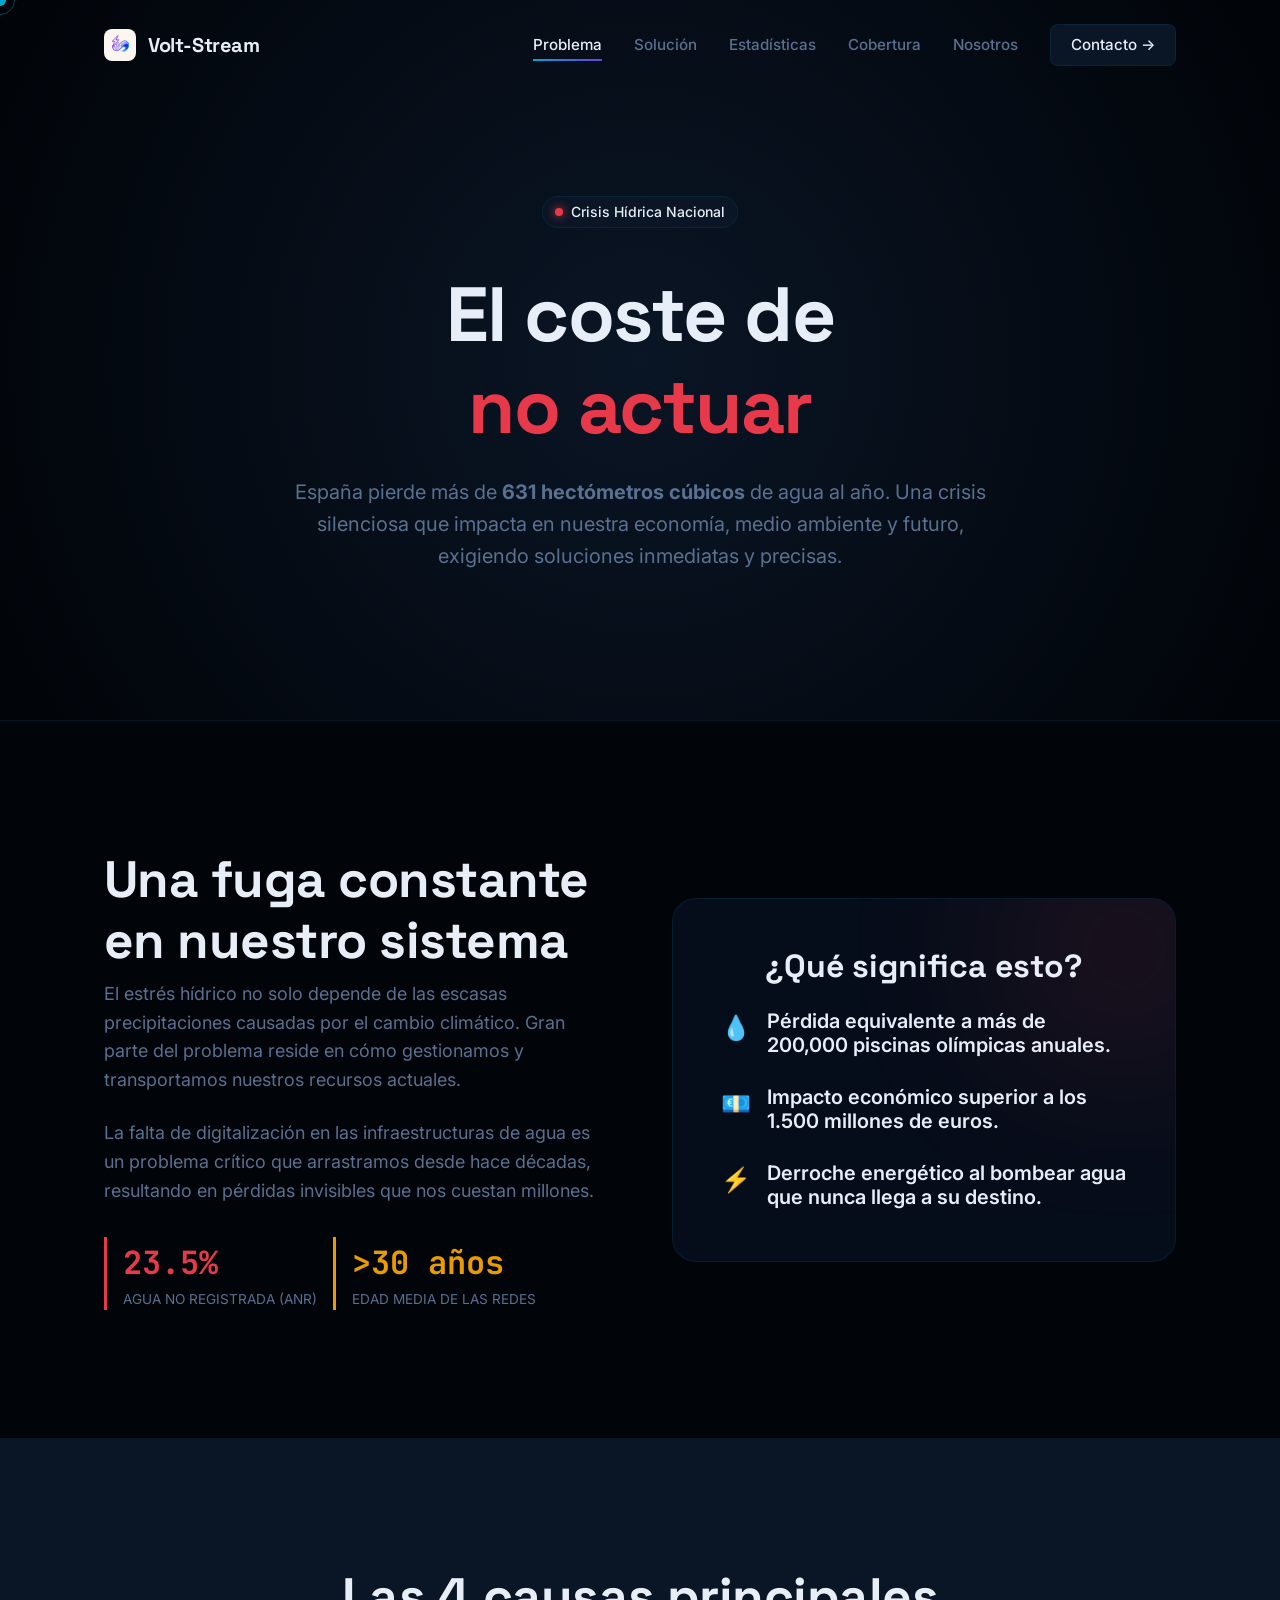
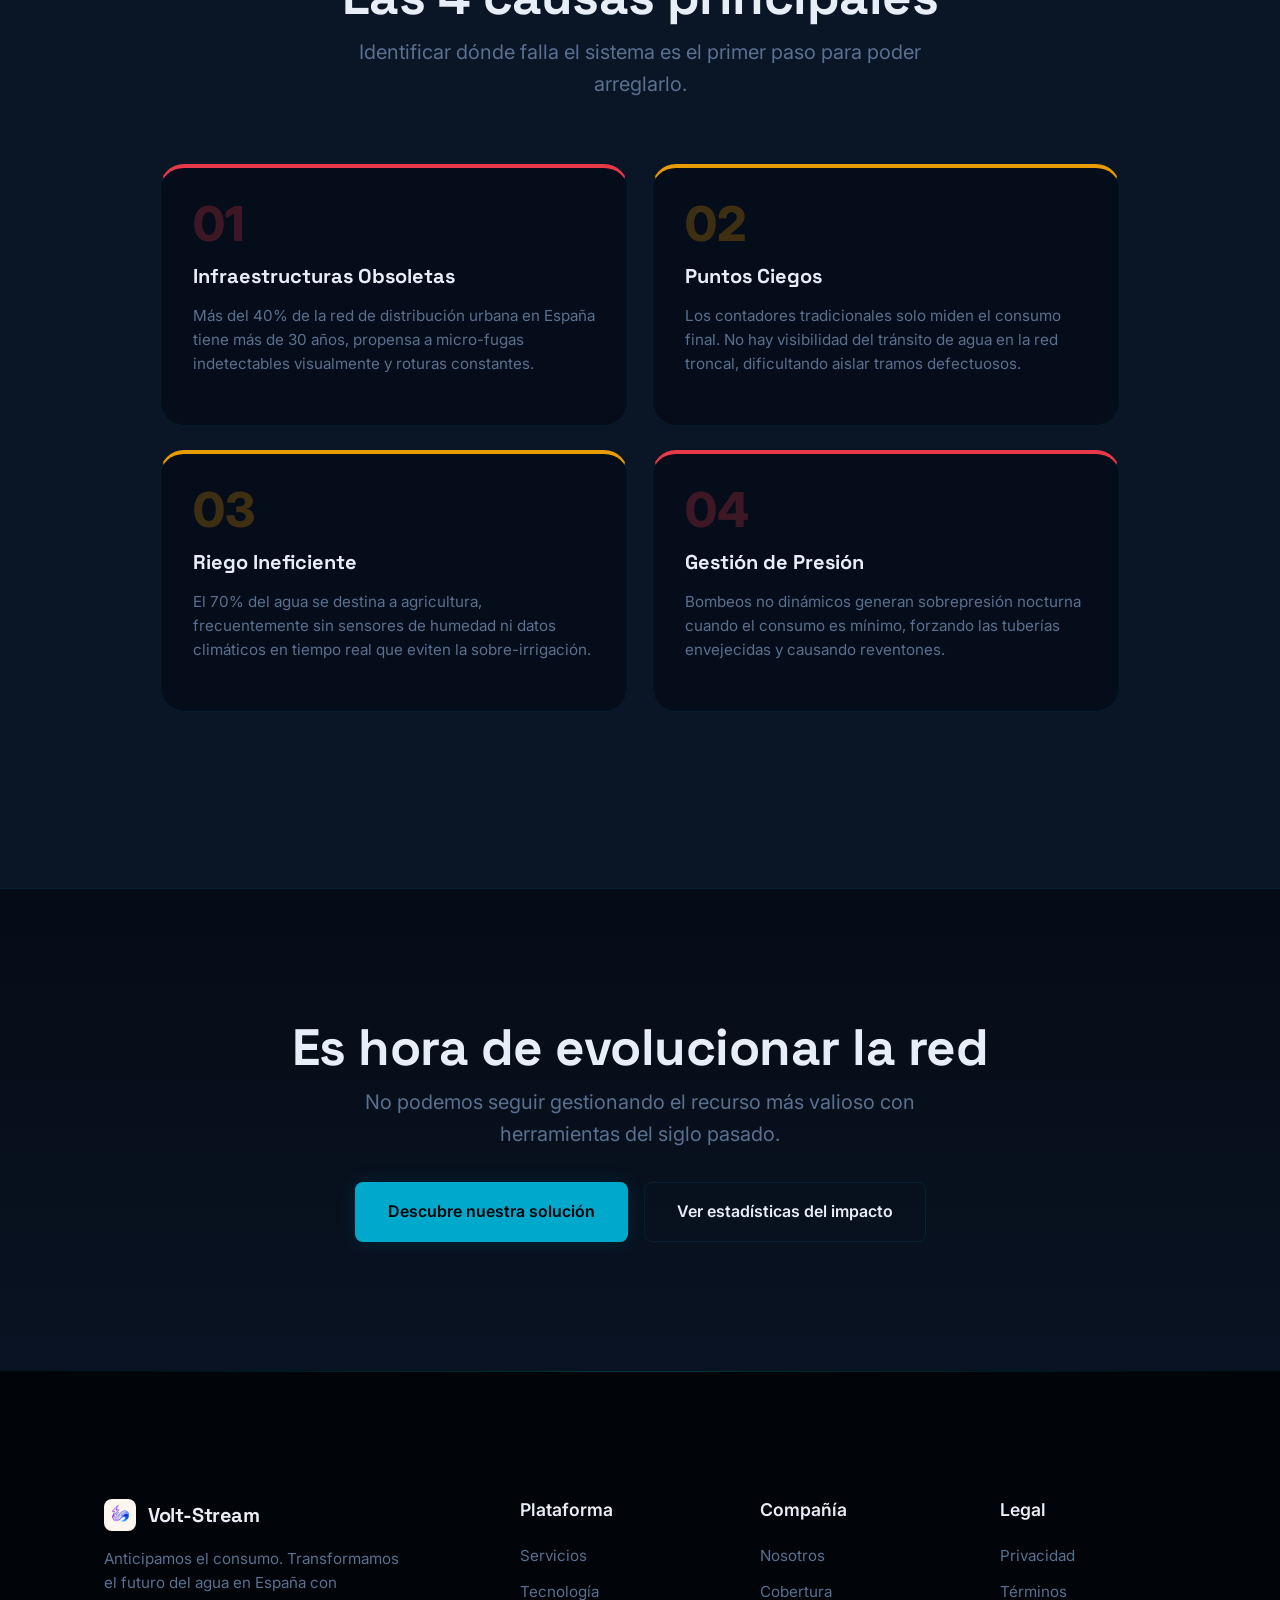
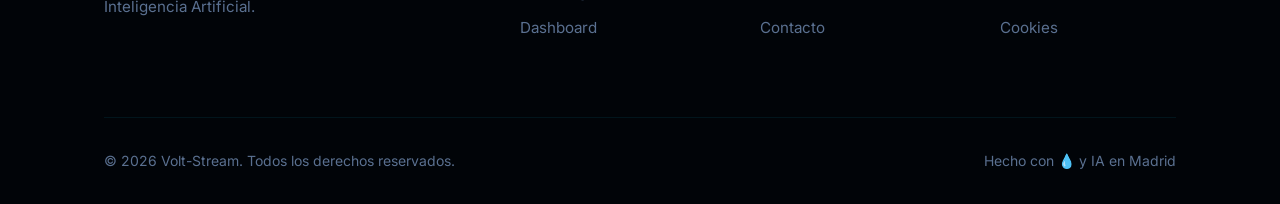
<file: problema.html>
<!DOCTYPE html>
<html lang="es">
<head>
  <meta charset="UTF-8">
  <meta name="viewport" content="width=device-width,initial-scale=1.0">
  <title>El Problema del Agua — Volt-Stream</title>
  <link rel="stylesheet" href="styles.css">
</head>
<body>
  <div class="scroll-progress" id="scroll-progress"></div>

  <!-- NAVBAR -->
  <nav class="navbar" id="navbar">
    <div class="container">
      <a href="index.html" class="nav-logo">
        <img src="logo.jpeg" alt="Volt-Stream Logo" class="nav-logo-img">
        Volt-Stream
      </a>
      <div class="nav-links" id="nav-links">
        <a href="problema.html" class="active">Problema</a>
        <a href="solucion.html">Solución</a>
        <a href="estadisticas.html">Estadísticas</a>
        <a href="cobertura.html">Cobertura</a>
        <a href="nosotros.html">Nosotros</a>
        <a href="contacto.html" class="nav-cta">Contacto &rarr;</a>
      </div>
      <div class="hamburger" id="hamburger">
        <span></span><span></span><span></span>
      </div>
    </div>
  </nav>

  <!-- HERO SECTION -->
  <section class="hero" style="min-height: 80vh; background: radial-gradient(circle at center, var(--surface-2) 0%, var(--bg) 100%);">
    <div class="container hero-content text-center">
      <div class="badge fade-up">
        <div class="badge-dot" style="background: var(--danger); box-shadow: 0 0 10px var(--danger);"></div>
        Crisis Hídrica Nacional
      </div>
      <h1 class="fade-up delay-100" style="margin-top: 1.5rem;">El coste de <br/><span style="color: var(--danger)">no actuar</span></h1>
      <p class="section-subtitle fade-up delay-200" style="margin-top: 1.5rem;">España pierde más de <strong>631 hectómetros cúbicos</strong> de agua al año. Una crisis silenciosa que impacta en nuestra economía, medio ambiente y futuro, exigiendo soluciones inmediatas y precisas.</p>
    </div>
  </section>

  <!-- PANORAMA SECTION -->
  <section class="section" style="border-top: 1px solid var(--border);">
    <div class="container">
      <div class="grid-2" style="align-items: center; gap: 4rem;">
        <div class="fade-up">
          <h2 class="section-title">Una fuga constante en nuestro sistema</h2>
          <p style="margin-bottom: 1.5rem;">El estrés hídrico no solo depende de las escasas precipitaciones causadas por el cambio climático. Gran parte del problema reside en cómo gestionamos y transportamos nuestros recursos actuales.</p>
          <p style="margin-bottom: 2rem;">La falta de digitalización en las infraestructuras de agua es un problema crítico que arrastramos desde hace décadas, resultando en pérdidas invisibles que nos cuestan millones.</p>
          <div style="display: flex; gap: 1rem;">
            <div style="border-left: 3px solid var(--danger); padding-left: 1rem;">
              <div style="font-size: 2rem; font-family: var(--font-mono); font-weight: bold; color: var(--danger);">23.5%</div>
              <div style="font-size: 0.85rem; color: var(--text-muted); text-transform: uppercase;">Agua no registrada (ANR)</div>
            </div>
            <div style="border-left: 3px solid var(--warning); padding-left: 1rem;">
              <div style="font-size: 2rem; font-family: var(--font-mono); font-weight: bold; color: var(--warning);">>30 años</div>
              <div style="font-size: 0.85rem; color: var(--text-muted); text-transform: uppercase;">Edad media de las redes</div>
            </div>
          </div>
        </div>
        <div class="glass-card fade-up delay-200" style="position: relative; overflow: hidden; padding: 3rem;">
          <div style="position: absolute; top: -50px; right: -50px; width: 200px; height: 200px; background: var(--danger); filter: blur(100px); opacity: 0.2; border-radius: 50%;"></div>
          <h3 style="margin-bottom: 1.5rem; text-align: center;">¿Qué significa esto?</h3>
          <ul style="list-style: none; display: flex; flex-direction: column; gap: 1.5rem;">
            <li style="display: flex; align-items: flex-start; gap: 1rem;">
              <span style="font-size: 1.5rem;">💧</span>
              <div>
                <h4 style="margin-bottom: 0.25rem;">Pérdida equivalente a más de 200,000 piscinas olímpicas anuales.</h4>
              </div>
            </li>
            <li style="display: flex; align-items: flex-start; gap: 1rem;">
              <span style="font-size: 1.5rem;">💶</span>
              <div>
                <h4 style="margin-bottom: 0.25rem;">Impacto económico superior a los 1.500 millones de euros.</h4>
              </div>
            </li>
            <li style="display: flex; align-items: flex-start; gap: 1rem;">
              <span style="font-size: 1.5rem;">⚡</span>
              <div>
                <h4 style="margin-bottom: 0.25rem;">Derroche energético al bombear agua que nunca llega a su destino.</h4>
              </div>
            </li>
          </ul>
        </div>
      </div>
    </div>
  </section>

  <!-- CAUSAS -->
  <section class="section" style="background: var(--surface-2); position: relative;">
    <div class="container">
      <div class="text-center fade-up" style="max-width: 720px; margin: 0 auto 3.5rem;">
        <h2 class="section-title">Las 4 causas principales</h2>
        <p class="section-subtitle">Identificar dónde falla el sistema es el primer paso para poder arreglarlo.</p>
      </div>

      <div id="causas-grid" style="display: grid; grid-template-columns: repeat(2, 1fr); gap: 1.5rem; margin-bottom: 3rem; max-width: 960px; margin-left: auto; margin-right: auto;">
        <div class="glass-card fade-up" style="border-top: 4px solid var(--danger); display: flex; flex-direction: column;">
          <div style="font-size: 3rem; font-weight: 800; color: var(--danger); opacity: .25; line-height: 1; margin-bottom: 1rem;">01</div>
          <h3 style="color: var(--text); margin-bottom: 1rem; font-size: 1.25rem;">Infraestructuras Obsoletas</h3>
          <p style="font-size: 0.95rem; margin-top: auto;">Más del 40% de la red de distribución urbana en España tiene más de 30 años, propensa a micro-fugas indetectables visualmente y roturas constantes.</p>
        </div>

        <div class="glass-card fade-up delay-100" style="border-top: 4px solid var(--warning); display: flex; flex-direction: column;">
          <div style="font-size: 3rem; font-weight: 800; color: var(--warning); opacity: .25; line-height: 1; margin-bottom: 1rem;">02</div>
          <h3 style="color: var(--text); margin-bottom: 1rem; font-size: 1.25rem;">Puntos Ciegos</h3>
          <p style="font-size: 0.95rem; margin-top: auto;">Los contadores tradicionales solo miden el consumo final. No hay visibilidad del tránsito de agua en la red troncal, dificultando aislar tramos defectuosos.</p>
        </div>

        <div class="glass-card fade-up delay-200" style="border-top: 4px solid var(--warning); display: flex; flex-direction: column;">
          <div style="font-size: 3rem; font-weight: 800; color: var(--warning); opacity: .25; line-height: 1; margin-bottom: 1rem;">03</div>
          <h3 style="color: var(--text); margin-bottom: 1rem; font-size: 1.25rem;">Riego Ineficiente</h3>
          <p style="font-size: 0.95rem; margin-top: auto;">El 70% del agua se destina a agricultura, frecuentemente sin sensores de humedad ni datos climáticos en tiempo real que eviten la sobre-irrigación.</p>
        </div>

        <div class="glass-card fade-up delay-300" style="border-top: 4px solid var(--danger); display: flex; flex-direction: column;">
          <div style="font-size: 3rem; font-weight: 800; color: var(--danger); opacity: .25; line-height: 1; margin-bottom: 1rem;">04</div>
          <h3 style="color: var(--text); margin-bottom: 1rem; font-size: 1.25rem;">Gestión de Presión</h3>
          <p style="font-size: 0.95rem; margin-top: auto;">Bombeos no dinámicos generan sobrepresión nocturna cuando el consumo es mínimo, forzando las tuberías envejecidas y causando reventones.</p>
        </div>
      </div>

      <style>
        @media (max-width: 768px) {
          #causas-grid { grid-template-columns: 1fr !important; }
        }
      </style>
    </div>
  </section>

  <!-- CTA -->
  <section class="section" style="background: var(--grad-surface); border-top: 1px solid var(--border); text-align: center;">
    <div class="container fade-up">
      <h2 class="section-title">Es hora de evolucionar la red</h2>
      <p class="section-subtitle" style="margin-bottom: 2rem;">No podemos seguir gestionando el recurso más valioso con herramientas del siglo pasado.</p>
      <div class="flex-cta">
        <a href="solucion.html" class="btn btn-primary">Descubre nuestra solución</a>
        <a href="estadisticas.html" class="btn btn-outline">Ver estadísticas del impacto</a>
      </div>
    </div>
  </section>

  <!-- FOOTER -->
  <footer class="footer">
    <div class="container">
      <div class="footer-grid">
        <div class="footer-brand">
          <a href="index.html" class="nav-logo" style="margin-bottom: 1rem;">
            <img src="logo.jpeg" alt="Volt-Stream Logo" class="nav-logo-img">
            Volt-Stream
          </a>
          <p>Anticipamos el consumo. Transformamos el futuro del agua en España con Inteligencia Artificial.</p>
        </div>
        <div class="footer-col">
          <h4>Plataforma</h4>
          <a href="solucion.html">Servicios</a>
          <a href="solucion.html#tecnologia">Tecnología</a>
          <a href="estadisticas.html">Dashboard</a>
        </div>
        <div class="footer-col">
          <h4>Compañía</h4>
          <a href="nosotros.html">Nosotros</a>
          <a href="cobertura.html">Cobertura</a>
          <a href="contacto.html">Contacto</a>
        </div>
        <div class="footer-col">
          <h4>Legal</h4>
          <a href="#">Privacidad</a>
          <a href="#">Términos</a>
          <a href="#">Cookies</a>
        </div>
      </div>
      <div class="footer-bottom">
        <span>&copy; 2026 Volt-Stream. Todos los derechos reservados.</span>
        <span>Hecho con 💧 y IA en Madrid</span>
      </div>
    </div>
  </footer>

  <script src="script.js"></script>
</body>
</html>
</file>
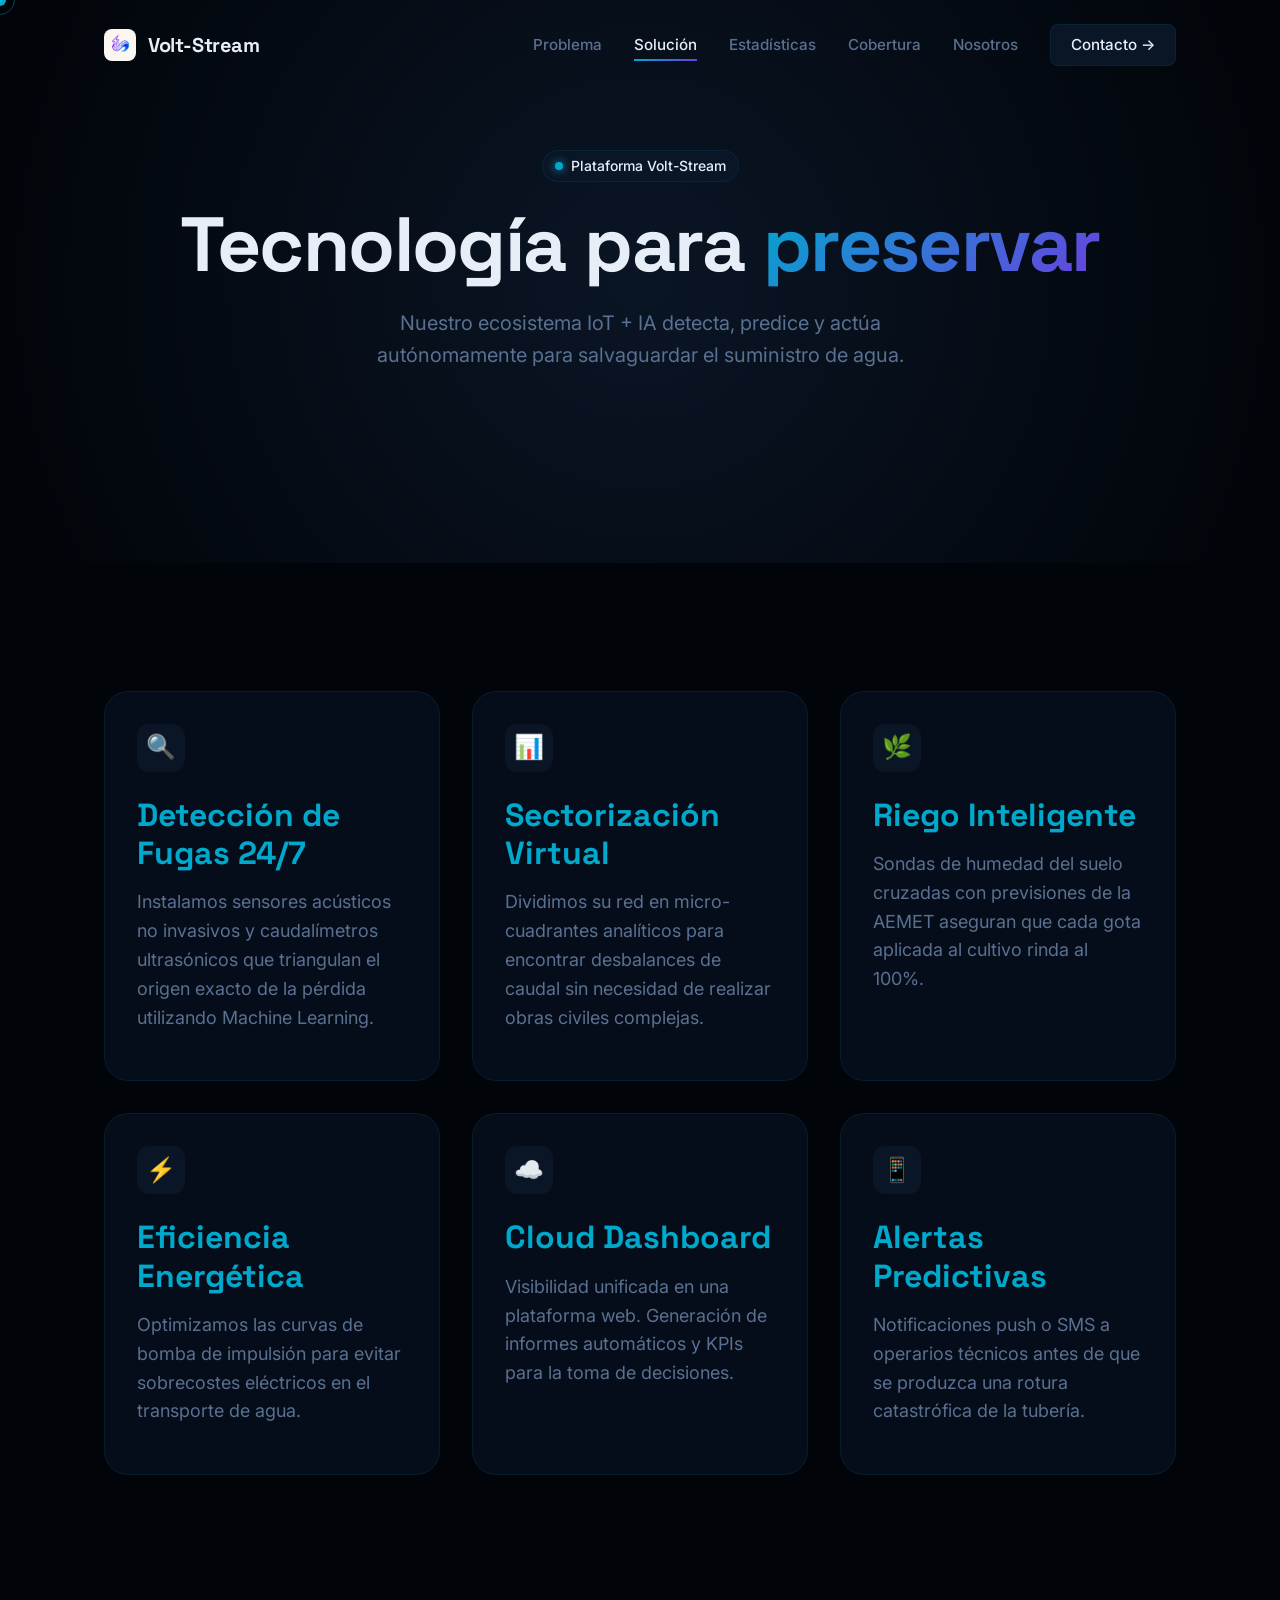
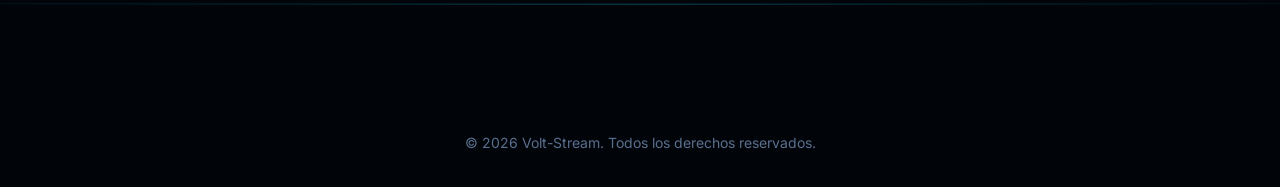
<file: solucion.html>
<!DOCTYPE html>
<html lang="es">
<head>
  <meta charset="UTF-8">
  <meta name="viewport" content="width=device-width,initial-scale=1.0">
  <title>Solución y Servicios — Volt-Stream</title>
  <link rel="stylesheet" href="styles.css">
</head>
<body>
  <div class="scroll-progress" id="scroll-progress"></div>

  <!-- NAVBAR -->
  <nav class="navbar" id="navbar">
    <div class="container">
      <a href="index.html" class="nav-logo">
        <img src="logo.jpeg" alt="Volt-Stream Logo" class="nav-logo-img">
        Volt-Stream
      </a>
      <div class="nav-links" id="nav-links">
        <a href="problema.html">Problema</a>
        <a href="solucion.html" class="active">Solución</a>
        <a href="estadisticas.html">Estadísticas</a>
        <a href="cobertura.html">Cobertura</a>
        <a href="nosotros.html">Nosotros</a>
        <a href="contacto.html" class="nav-cta">Contacto &rarr;</a>
      </div>
      <div class="hamburger" id="hamburger">
        <span></span><span></span><span></span>
      </div>
    </div>
  </nav>

  <!-- INTERNAL HERO -->
  <section class="section internal-hero" style="background: radial-gradient(circle at center, var(--surface-2) 0%, var(--bg) 100%);">
    <div class="container text-center">
      <div class="badge fade-up">
        <div class="badge-dot" style="background: var(--primary);"></div>
        Plataforma Volt-Stream
      </div>
      <h1 class="fade-up delay-100" style="margin-top: 1rem;">Tecnología para <span class="text-gradient">preservar</span></h1>
      <p class="section-subtitle fade-up delay-200" style="margin-top: 1rem;">Nuestro ecosistema IoT + IA detecta, predice y actúa autónomamente para salvaguardar el suministro de agua.</p>
    </div>
  </section>

  <!-- 6 SERVICIOS -->
  <section class="section">
    <div class="container">
      <div class="grid-3">
        <!-- Servicio 1 -->
        <div class="glass-card fade-up">
          <div class="feature-icon">🔍</div>
          <h3 style="color: var(--primary)">Detección de Fugas 24/7</h3>
          <p>Instalamos sensores acústicos no invasivos y caudalímetros ultrasónicos que triangulan el origen exacto de la pérdida utilizando Machine Learning.</p>
        </div>
        
        <!-- Servicio 2 -->
        <div class="glass-card fade-up delay-100">
          <div class="feature-icon">📊</div>
          <h3 style="color: var(--primary)">Sectorización Virtual</h3>
          <p>Dividimos su red en micro-cuadrantes analíticos para encontrar desbalances de caudal sin necesidad de realizar obras civiles complejas.</p>
        </div>
        
        <!-- Servicio 3 -->
        <div class="glass-card fade-up delay-200">
          <div class="feature-icon">🌿</div>
          <h3 style="color: var(--primary)">Riego Inteligente</h3>
          <p>Sondas de humedad del suelo cruzadas con previsiones de la AEMET aseguran que cada gota aplicada al cultivo rinda al 100%.</p>
        </div>

        <!-- Servicio 4 -->
        <div class="glass-card fade-up">
          <div class="feature-icon">⚡</div>
          <h3 style="color: var(--primary)">Eficiencia Energética</h3>
          <p>Optimizamos las curvas de bomba de impulsión para evitar sobrecostes eléctricos en el transporte de agua.</p>
        </div>

        <!-- Servicio 5 -->
        <div class="glass-card fade-up delay-100">
          <div class="feature-icon">☁️</div>
          <h3 style="color: var(--primary)">Cloud Dashboard</h3>
          <p>Visibilidad unificada en una plataforma web. Generación de informes automáticos y KPIs para la toma de decisiones.</p>
        </div>

        <!-- Servicio 6 -->
        <div class="glass-card fade-up delay-200">
          <div class="feature-icon">📱</div>
          <h3 style="color: var(--primary)">Alertas Predictivas</h3>
          <p>Notificaciones push o SMS a operarios técnicos antes de que se produzca una rotura catastrófica de la tubería.</p>
        </div>
      </div>
    </div>
  </section>

  <!-- FOOTER -->
  <footer class="footer">
    <div class="container text-center">
      <div class="footer-bottom" style="justify-content: center; border: none; padding-top: 0;">
        <span>&copy; 2026 Volt-Stream. Todos los derechos reservados.</span>
      </div>
    </div>
  </footer>

  <script src="script.js"></script>
</body>
</html>
</file>
<file: styles.css>
/* ==========================================================================
   VOLT-STREAM — ABYSS DARK DESIGN SYSTEM
   ========================================================================== */

@import url('https://fonts.googleapis.com/css2?family=Inter:wght@400;500;600&family=JetBrains+Mono:wght@400;500&family=Space+Grotesk:wght@500;700&display=swap');

:root {
  /* Abyss Dark Palette */
  --bg: #010408;
  --surface: #060D1A;
  --surface-2: #0A1525;
  --primary: #00A8CC;
  --primary-glow: rgba(0, 168, 204, 0.12);
  --secondary: #00E5A0;
  --accent: #6B3FE0;
  --danger: #E8394A;
  --warning: #E89B02;
  --text: #E8EEF8;
  --text-muted: #5A7090;
  --border: rgba(0, 168, 204, 0.10);
  
  /* Gradients */
  --grad-text: linear-gradient(135deg, #00A8CC, #6B3FE0);
  --grad-surface: linear-gradient(180deg, rgba(6, 13, 26, 0.8) 0%, rgba(10, 21, 37, 0.9) 100%);
  --grad-primary: linear-gradient(135deg, #00A8CC, #00E5A0);
  
  /* Typography */
  --font-display: 'Space Grotesk', sans-serif;
  --font-body: 'Inter', sans-serif;
  --font-mono: 'JetBrains Mono', monospace;
  
  /* Spacing */
  --space-xs: 0.5rem;
  --space-sm: 1rem;
  --space-md: 2rem;
  --space-lg: 4rem;
  --space-xl: 8rem;
  --space-2xl: 12rem;
  
  /* Radii */
  --radius-sm: 8px;
  --radius-md: 16px;
  --radius-lg: 24px;
  --radius-xl: 40px;
  
  /* Layout */
  --max-width: 1200px;
  --gutter: max(1.5rem, 5vw);
  
  /* Transitions */
  --ease-out: cubic-bezier(0.22, 1, 0.36, 1);
  --ease-spring: cubic-bezier(0.34, 1.56, 0.64, 1);
  --dur-fast: 150ms;
  --dur-normal: 300ms;
  --dur-slow: 600ms;
}

/* ==========================================================================
   RESET & BASE
   ========================================================================== */
* {
  box-sizing: border-box;
  margin: 0;
  padding: 0;
}

html {
  scroll-behavior: smooth;
  font-size: 16px;
}

body {
  font-family: var(--font-body);
  background-color: var(--bg);
  color: var(--text);
  line-height: 1.6;
  overflow-x: hidden;
  -webkit-font-smoothing: antialiased;
}

@media (pointer: fine) {
  body, a, button, .btn, .nav-logo {
    cursor: none;
  }
}

a {
  color: inherit;
  text-decoration: none;
  transition: color var(--dur-fast) var(--ease-out);
}

img, svg {
  max-width: 100%;
  display: block;
}

/* Typography Base */
h1, h2, h3, h4, h5, h6 {
  font-family: var(--font-display);
  font-weight: 700;
  line-height: 1.2;
  margin-bottom: var(--space-sm);
}

h1 { font-size: clamp(3rem, 6vw, 5.5rem); letter-spacing: -0.02em; }
h2 { font-size: clamp(2rem, 4vw, 3.5rem); letter-spacing: -0.01em; }
h3 { font-size: clamp(1.5rem, 2.5vw, 2rem); }
h4 { font-size: 1.25rem; font-family: var(--font-body); font-weight: 600; }

p {
  color: var(--text-muted);
  margin-bottom: var(--space-sm);
  font-size: 1.125rem;
}

.text-gradient {
  background: var(--grad-text);
  -webkit-background-clip: text;
  -webkit-text-fill-color: transparent;
  background-clip: text;
  color: transparent;
}

.text-center { text-align: center; }

.container {
  width: 100%;
  max-width: var(--max-width);
  margin: 0 auto;
  padding: 0 var(--gutter);
}

.section {
  padding: var(--space-xl) 0;
  position: relative;
}

.section-title {
  margin-bottom: var(--space-xs);
}

.section-subtitle {
  font-size: 1.25rem;
  max-width: 600px;
  margin: 0 auto var(--space-lg);
}

/* ==========================================================================
   COMPONENTS
   ========================================================================== */

/* Buttons */
.btn {
  display: inline-flex;
  align-items: center;
  justify-content: center;
  gap: 0.5rem;
  padding: 1rem 2rem;
  border-radius: var(--radius-sm);
  font-family: var(--font-body);
  font-weight: 600;
  font-size: 1rem;
  cursor: pointer;
  transition: all var(--dur-normal) var(--ease-spring);
  border: 1px solid transparent;
  position: relative;
  overflow: hidden;
}

.btn-primary {
  background: var(--primary);
  color: var(--bg);
  box-shadow: 0 0 20px var(--primary-glow);
}

.btn-primary:hover {
  transform: translateY(-2px);
  box-shadow: 0 0 30px rgba(0, 168, 204, 0.4);
  background: #00bced;
}

.btn-outline {
  background: transparent;
  color: var(--text);
  border-color: var(--border);
}

.btn-outline:hover {
  background: var(--surface-2);
  border-color: var(--primary);
  transform: translateY(-2px);
}

/* Glassmorphism */
.glass {
  background: rgba(6, 13, 26, 0.4);
  backdrop-filter: blur(20px);
  -webkit-backdrop-filter: blur(20px);
  border: 1px solid var(--border);
  border-radius: var(--radius-md);
}

.glass-card {
  background: var(--surface);
  border: 1px solid var(--border);
  border-radius: var(--radius-lg);
  padding: var(--space-md);
  transition: transform var(--dur-normal) var(--ease-spring), border-color var(--dur-normal);
  transform-style: preserve-3d;
  position: relative;
}

.glass-card::before {
  content: '';
  position: absolute;
  top: 0; left: 0; right: 0; bottom: 0;
  border-radius: inherit;
  background: radial-gradient(800px circle at var(--mouse-x) var(--mouse-y), rgba(0, 168, 204, 0.06), transparent 40%);
  z-index: 0;
  pointer-events: none;
  opacity: 0;
  transition: opacity 0.3s;
}

.glass-card:hover::before {
  opacity: 1;
}

.glass-card > * {
  transform: translateZ(30px);
  position: relative;
  z-index: 1;
}

.glass-card:hover {
  transform: translateY(-5px);
  border-color: rgba(0, 168, 204, 0.3);
  box-shadow: 0 10px 40px rgba(0, 0, 0, 0.5);
}

/* Badges */
.badge {
  display: inline-flex;
  align-items: center;
  gap: 0.5rem;
  padding: 0.25rem 0.75rem;
  border-radius: 999px;
  font-size: 0.875rem;
  font-weight: 500;
  background: var(--surface-2);
  border: 1px solid var(--border);
  color: var(--text);
}

.badge-dot {
  width: 8px;
  height: 8px;
  border-radius: 50%;
  background: var(--primary);
  box-shadow: 0 0 10px var(--primary);
}

/* ==========================================================================
   NAVIGATION
   ========================================================================== */
.navbar {
  position: fixed;
  top: 0;
  left: 0;
  width: 100%;
  z-index: 1000;
  transition: all var(--dur-normal) var(--ease-out);
  padding: 1.5rem 0;
}

.navbar.scrolled {
  padding: 1rem 0;
  background: rgba(1, 4, 8, 0.8);
  backdrop-filter: blur(20px);
  -webkit-backdrop-filter: blur(20px);
  border-bottom: 1px solid var(--border);
}

.navbar .container {
  display: flex;
  align-items: center;
  justify-content: space-between;
}

.nav-logo {
  display: flex;
  align-items: center;
  gap: 0.75rem;
  font-family: var(--font-display);
  font-weight: 700;
  font-size: 1.25rem;
  color: var(--text);
  letter-spacing: -0.02em;
}

.nav-logo-img {
  width: 32px;
  height: 32px;
  border-radius: 8px;
}

.nav-links {
  display: flex;
  align-items: center;
  gap: 2rem;
}

.nav-links a {
  color: var(--text-muted);
  font-weight: 500;
  font-size: 0.95rem;
  position: relative;
}

.nav-links a:not(.nav-cta):hover,
.nav-links a.active {
  color: var(--text);
}

.nav-links a:not(.nav-cta)::after {
  content: '';
  position: absolute;
  bottom: -4px;
  left: 0;
  width: 0;
  height: 2px;
  background: var(--grad-text);
  transition: width var(--dur-normal) var(--ease-out);
}

.nav-links a:not(.nav-cta):hover::after,
.nav-links a.active::after {
  width: 100%;
}

.nav-cta {
  padding: 0.5rem 1.25rem;
  border-radius: var(--radius-sm);
  background: var(--surface-2);
  border: 1px solid var(--border);
  color: var(--text) !important;
  font-weight: 600;
  transition: all var(--dur-normal);
}

.nav-cta:hover {
  background: var(--primary);
  color: var(--bg) !important;
  border-color: var(--primary);
  box-shadow: 0 0 15px var(--primary-glow);
}

.hamburger {
  display: none;
  flex-direction: column;
  gap: 6px;
  cursor: pointer;
  z-index: 1001;
}

.hamburger span {
  width: 24px;
  height: 2px;
  background: var(--text);
  transition: all 0.3s;
}

/* ==========================================================================
   FOOTER
   ========================================================================== */
.footer {
  background: var(--bg);
  border-top: 1px solid var(--border);
  padding: var(--space-xl) 0 var(--space-md);
  position: relative;
  overflow: hidden;
}

.footer::before {
  content: '';
  position: absolute;
  top: 0;
  left: 50%;
  transform: translateX(-50%);
  width: 100%;
  height: 1px;
  background: linear-gradient(90deg, transparent, var(--primary), transparent);
  opacity: 0.3;
}

.footer-grid {
  display: grid;
  grid-template-columns: 2fr 1fr 1fr 1fr;
  gap: var(--space-lg);
  margin-bottom: var(--space-lg);
}

.footer-brand p {
  margin-top: 1rem;
  max-width: 300px;
  font-size: 0.95rem;
}

.footer-col h4 {
  color: var(--text);
  margin-bottom: 1.5rem;
  font-size: 1.1rem;
}

.footer-col a {
  display: block;
  color: var(--text-muted);
  margin-bottom: 0.75rem;
  font-size: 0.95rem;
}

.footer-col a:hover {
  color: var(--primary);
  transform: translateX(5px);
}

.footer-bottom {
  display: flex;
  justify-content: space-between;
  align-items: center;
  padding-top: var(--space-md);
  border-top: 1px solid var(--border);
  color: var(--text-muted);
  font-size: 0.875rem;
}

/* ==========================================================================
   ANIMATIONS & UTILITIES
   ========================================================================== */
.fade-up {
  opacity: 0;
  transform: translateY(40px);
  transition: opacity 0.8s var(--ease-out), transform 0.8s var(--ease-out);
}

.fade-up.visible {
  opacity: 1;
  transform: translateY(0);
}

.fade-left {
  opacity: 0;
  transform: translateX(-40px);
  transition: opacity 0.8s var(--ease-out), transform 0.8s var(--ease-out);
}

.fade-left.visible {
  opacity: 1;
  transform: translateX(0);
}

.fade-right {
  opacity: 0;
  transform: translateX(40px);
  transition: opacity 0.8s var(--ease-out), transform 0.8s var(--ease-out);
}

.fade-right.visible {
  opacity: 1;
  transform: translateX(0);
}

.zoom-in {
  opacity: 0;
  transform: scale(0.9);
  transition: opacity 0.8s var(--ease-out), transform 0.8s var(--ease-out);
}

.zoom-in.visible {
  opacity: 1;
  transform: scale(1);
}

.flip-up {
  opacity: 0;
  transform: perspective(600px) rotateX(45deg);
  transition: opacity 0.8s var(--ease-out), transform 0.8s var(--ease-out);
}

.flip-up.visible {
  opacity: 1;
  transform: perspective(600px) rotateX(0deg);
}

.delay-100 { transition-delay: 100ms; }
.delay-200 { transition-delay: 200ms; }
.delay-300 { transition-delay: 300ms; }

/* Custom Cursor */
.custom-cursor {
  position: fixed;
  top: 0;
  left: 0;
  width: 12px;
  height: 12px;
  border-radius: 50%;
  background-color: var(--primary);
  pointer-events: none;
  z-index: 10000;
  transform: translate(-50%, -50%);
  transition: width 0.3s var(--ease-out), height 0.3s var(--ease-out), background-color 0.3s var(--ease-out), border 0.3s var(--ease-out);
  mix-blend-mode: screen;
}

.custom-cursor.hover {
  width: 40px;
  height: 40px;
  background-color: transparent;
  border: 2px solid var(--primary);
  box-shadow: 0 0 15px var(--primary-glow);
}

.custom-cursor-follower {
  position: fixed;
  top: 0;
  left: 0;
  width: 30px;
  height: 30px;
  border-radius: 50%;
  border: 1px solid rgba(0, 168, 204, 0.4);
  pointer-events: none;
  z-index: 9999;
  transform: translate(-50%, -50%);
  transition: top 0.15s ease-out, left 0.15s ease-out, width 0.3s, height 0.3s;
}

.custom-cursor-follower.hover {
  width: 60px;
  height: 60px;
  border-color: rgba(0, 168, 204, 0.1);
}

/* Grid Utilities */
.grid-2 { display: grid; grid-template-columns: repeat(2, 1fr); gap: var(--space-md); }
.grid-3 { display: grid; grid-template-columns: repeat(3, 1fr); gap: var(--space-md); }
.grid-4 { display: grid; grid-template-columns: repeat(4, 1fr); gap: var(--space-md); }

/* Progress Bar (Scroll) */
.scroll-progress {
  position: fixed;
  top: 0;
  left: 0;
  width: 0%;
  height: 2px;
  background: var(--grad-text);
  z-index: 9999;
  transition: width 0.1s linear;
}

/* ==========================================================================
   RESPONSIVE DESIGN
   ========================================================================== */

/* ---- Tablet (≤1024px) ---- */
@media (max-width: 1024px) {
  .footer-grid { grid-template-columns: 1fr 1fr; }

  .section { padding: var(--space-lg) 0; }

  .grid-3 { grid-template-columns: repeat(2, 1fr); }

  .stat-value { font-size: 2.8rem; }

  .hero h1 { font-size: clamp(2.5rem, 5vw, 4rem); }
}

/* ---- Mobile (≤768px) ---- */
@media (max-width: 768px) {
  /* -- Nav -- */
  .nav-links {
    position: fixed;
    top: 0;
    right: -100%;
    width: 100%;
    height: 100vh;
    background: rgba(1, 4, 8, 0.97);
    backdrop-filter: blur(20px);
    -webkit-backdrop-filter: blur(20px);
    flex-direction: column;
    justify-content: center;
    align-items: center;
    gap: 2.5rem;
    transition: right var(--dur-normal) var(--ease-out);
    z-index: 1000;
  }

  .nav-links a { font-size: 1.25rem; }

  .nav-links.active { right: 0; }

  .hamburger { display: flex; }
  .hamburger.active span:nth-child(1) { transform: rotate(45deg) translate(5px, 5px); }
  .hamburger.active span:nth-child(2) { opacity: 0; }
  .hamburger.active span:nth-child(3) { transform: rotate(-45deg) translate(6px, -6px); }

  /* -- Grids -- */
  .grid-2,
  .grid-3,
  .grid-4 { grid-template-columns: 1fr; }

  /* -- Sections -- */
  .section { padding: var(--space-md) 0; }

  /* -- Hero -- */
  .hero { padding-top: 100px; min-height: 100svh; }

  .hero-buttons {
    flex-direction: column;
    align-items: center;
    gap: 0.75rem;
    margin-bottom: var(--space-lg);
  }

  .hero-buttons .btn { width: 100%; max-width: 320px; }

  /* -- Section titles / subtitles -- */
  .section-subtitle { font-size: 1rem; }

  /* -- Stat counters -- */
  .stat-value { font-size: 2.5rem; }

  /* -- Glass cards -- */
  .glass-card { padding: var(--space-sm); }

  /* -- Trust bar -- */
  .trust-bar { padding: var(--space-sm) 0; }
  .trust-track { gap: 2.5rem; }
  .trust-track span { font-size: 1rem !important; }

  /* -- Scroll sequence image -- */
  .sequence-img { max-width: 280px; }

  /* -- Footer -- */
  .footer-grid {
    grid-template-columns: 1fr;
    text-align: center;
    gap: var(--space-md);
  }
  .footer-brand { margin: 0 auto; }
  .footer-brand p { max-width: 100%; }
  .footer-brand .nav-logo { justify-content: center; }
  .footer-col a:hover { transform: none; }
  .footer-bottom {
    flex-direction: column;
    gap: 0.75rem;
    text-align: center;
  }

  /* -- CTA button rows (inline flex in HTML) -- */
  div[style*="display: flex"][style*="gap: 1rem"][style*="justify-content: center"] {
    flex-direction: column;
    align-items: center;
  }

  /* -- Problema.html 2-col grid -- */
  div[style*="grid-template-columns: repeat(2, 1fr)"] {
    grid-template-columns: 1fr !important;
  }

  /* -- Inline stat rows (problema.html) -- */
  div[style*="display: flex"][style*="gap: 1rem"]:not(.hero-buttons):not(.badge):not(.nav-links) {
    flex-wrap: wrap;
    gap: 1rem;
  }
}

/* ---- Small Mobile (≤480px) ---- */
@media (max-width: 480px) {
  :root {
    --space-lg: 2.5rem;
    --space-xl: 4rem;
  }

  /* -- Typography scale down -- */
  h1 { font-size: clamp(2rem, 8vw, 3rem); }
  h2 { font-size: clamp(1.6rem, 6vw, 2.5rem); }
  h3 { font-size: clamp(1.2rem, 5vw, 1.6rem); }

  p { font-size: 1rem; }

  /* -- Hero -- */
  .hero { padding-top: 90px; }
  .hero p { font-size: 1rem; }

  /* -- Stat counters -- */
  .stat-value { font-size: 2rem; }
  .stat-label { font-size: 0.75rem; }

  /* -- Buttons -- */
  .btn { padding: 0.875rem 1.5rem; font-size: 0.95rem; }

  /* -- Glass cards -- */
  .glass-card { border-radius: var(--radius-md); }

  /* -- Footer -- */
  .footer { padding: var(--space-lg) 0 var(--space-sm); }

  /* -- Scroll sequence -- */
  .scroll-sequence { height: 300vh; }
  .sequence-img { max-width: 220px; }

  /* -- Trust bar -- */
  .trust-track { gap: 2rem; }
  .trust-track span { font-size: 0.85rem !important; }
}

/* ==========================================================================
   SPECIFIC SECTIONS (Will add more as we build pages)
   ========================================================================== */

/* Hero */
.hero {
  min-height: 100vh;
  display: flex;
  align-items: center;
  position: relative;
  padding-top: 80px;
  overflow: hidden;
}

.hero-particles {
  position: absolute;
  top: 0; left: 0; right: 0; bottom: 0;
  z-index: 0;
  opacity: 0.6;
}

.hero-content {
  position: relative;
  z-index: 1;
  text-align: center;
  max-width: 900px;
  margin: 0 auto;
}

.hero .badge {
  margin-bottom: var(--space-sm);
}

.hero h1 span.typewriter {
  color: var(--primary);
  border-right: 3px solid var(--primary);
  padding-right: 5px;
  animation: blink 1s step-end infinite;
}

.hero p {
  font-size: 1.25rem;
  max-width: 700px;
  margin: 0 auto var(--space-md);
}

.hero-buttons {
  display: flex;
  justify-content: center;
  gap: 1rem;
  margin-bottom: var(--space-xl);
}

@keyframes blink {
  0%, 100% { border-color: transparent; }
  50% { border-color: var(--primary); }
}

/* Internal page heroes (solucion, contacto, etc.) */
.internal-hero {
  padding-top: 150px !important;
}

@media (max-width: 768px) {
  .internal-hero {
    padding-top: 100px !important;
  }
}

/* ==========================================================================
   INTERACTIVE SCROLL SEQUENCE
   ========================================================================== */
.scroll-sequence {
  height: 400vh;
  position: relative;
  background: radial-gradient(circle at center, var(--surface-2) 0%, var(--bg) 100%);
  border-top: 1px solid var(--border);
  border-bottom: 1px solid var(--border);
}

.sticky-container {
  position: sticky;
  top: 0;
  height: 100vh;
  width: 100%;
  overflow: hidden;
  display: flex;
  align-items: center;
  justify-content: center;
}

.sequence-img {
  position: absolute;
  width: 100%;
  max-width: 600px;
  height: auto;
  object-fit: contain;
  transform-origin: center center;
  will-change: transform, opacity;
  z-index: 1;
  filter: drop-shadow(0 0 30px rgba(0, 168, 204, 0.4));
}

.sequence-text {
  position: absolute;
  z-index: 2;
  width: 100%;
  max-width: 800px;
  text-align: center;
  opacity: 0;
  transform: translateY(30px);
  will-change: opacity, transform;
  padding: 0 2rem;
}

.sequence-text h2 {
  font-size: clamp(2.5rem, 5vw, 4.5rem);
  margin-bottom: 1rem;
  text-shadow: 0 4px 20px rgba(0,0,0,0.8);
  line-height: 1.1;
}

.sequence-text p {
  font-size: clamp(1.25rem, 2.5vw, 1.75rem);
  color: var(--text);
  text-shadow: 0 2px 10px rgba(0,0,0,0.8);
  font-weight: 500;
}

/* Trust Bar */
.trust-bar {
  padding: var(--space-md) 0;
  border-top: 1px solid var(--border);
  border-bottom: 1px solid var(--border);
  background: var(--surface);
  overflow: hidden;
  white-space: nowrap;
}

.trust-track {
  display: inline-flex;
  gap: 4rem;
  align-items: center;
  animation: marquee 30s linear infinite;
}

.trust-track img {
  height: 40px;
  opacity: 0.5;
  filter: grayscale(100%) brightness(200%);
  transition: opacity 0.3s;
}

.trust-track img:hover {
  opacity: 1;
  filter: grayscale(0%);
}

@keyframes marquee {
  from { transform: translateX(0); }
  to { transform: translateX(-50%); }
}

/* Feature Cards */
.feature-icon {
  width: 48px;
  height: 48px;
  background: var(--surface-2);
  border-radius: 12px;
  display: flex;
  align-items: center;
  justify-content: center;
  margin-bottom: 1.5rem;
  color: var(--primary);
  font-size: 1.5rem;
}

.feature-card h3 {
  font-size: 1.25rem;
  margin-bottom: 0.75rem;
}

/* Stat Counters */
.stat-item {
  text-align: center;
}

.stat-value {
  font-family: var(--font-mono);
  font-size: 3.5rem;
  font-weight: 700;
  color: var(--text);
  margin-bottom: 0.5rem;
  text-shadow: 0 0 20px var(--primary-glow);
}

.stat-label {
  color: var(--text-muted);
  font-weight: 500;
  text-transform: uppercase;
  letter-spacing: 1px;
  font-size: 0.875rem;
}

/* DASHBOARD STYLES */
.dashboard-grid { display: grid; grid-template-columns: repeat(auto-fit, minmax(200px, 1fr)); gap: var(--space-sm); margin-bottom: var(--space-md); }
.dash-card { background: var(--surface); padding: var(--space-sm); border-radius: var(--radius-sm); border: 1px solid var(--border); }
.dash-label { font-size: 0.85rem; color: var(--text-muted); text-transform: uppercase; margin-bottom: 0.5rem; }
.dash-value { font-family: var(--font-mono); font-size: 2rem; font-weight: bold; color: var(--text); }
.dash-change { font-size: 0.85rem; margin-top: 0.5rem; }
.dash-change.positive { color: var(--secondary); }
.dash-change.negative { color: var(--danger); }
.dash-charts { display: grid; grid-template-columns: repeat(auto-fit, minmax(300px, 1fr)); gap: var(--space-sm); }
.dash-chart-card { background: var(--surface); padding: var(--space-sm); border-radius: var(--radius-sm); border: 1px solid var(--border); }
.alerts-list { display: flex; flex-direction: column; gap: 0.5rem; margin-top: 1rem; }
.alert-item { background: var(--surface-2); padding: var(--space-sm); border-radius: var(--radius-sm); border-left: 4px solid var(--danger); display: flex; justify-content: space-between; align-items: center; }
.alert-item.warning { border-left-color: var(--warning); }
.alert-item.info { border-left-color: var(--primary); }
.alert-msg { font-size: 0.95rem; }
.alert-time { font-size: 0.8rem; color: var(--text-muted); }

/* ESTADISTICAS STYLES */
.est-kpi-grid { display: grid; grid-template-columns: repeat(auto-fit, minmax(150px, 1fr)); gap: var(--space-sm); margin-bottom: var(--space-lg); }
.est-kpi-card { background: var(--surface); padding: var(--space-sm); border-radius: var(--radius-sm); border: 1px solid var(--border); text-align: center; }
.est-kpi-icon { font-size: 1.5rem; margin-bottom: 0.5rem; }
.est-kpi-value { font-family: var(--font-mono); font-size: 1.5rem; font-weight: bold; color: var(--text); }
.est-kpi-label { font-size: 0.8rem; color: var(--text-muted); text-transform: uppercase; margin: 0.5rem 0; }
.est-kpi-trend { font-size: 0.8rem; }
.trend-good { color: var(--secondary); }
.trend-bad { color: var(--danger); }
.est-block { background: var(--surface); border: 1px solid var(--border); border-radius: var(--radius-md); padding: var(--space-md); margin-bottom: var(--space-md); }
.est-block-header { display: flex; align-items: center; gap: 1rem; margin-bottom: var(--space-md); border-bottom: 1px solid var(--border); padding-bottom: 1rem; }
.est-block-num { background: var(--primary); color: var(--bg); font-weight: bold; width: 30px; height: 30px; display: flex; align-items: center; justify-content: center; border-radius: 50%; }
.est-table-wrap { overflow-x: auto; }
.est-table { width: 100%; border-collapse: collapse; text-align: left; }
.est-table th, .est-table td { padding: 0.75rem; border-bottom: 1px solid var(--border); }
.est-table th { background: var(--surface-2); color: var(--text-muted); text-transform: uppercase; font-size: 0.85rem; }
.est-table tbody tr:hover { background: rgba(0, 168, 204, 0.05); }
.cell-bad { color: var(--danger); font-weight: bold; }
.cell-warn { color: var(--warning); font-weight: bold; }
.cell-good { color: var(--secondary); font-weight: bold; }
.row-highlight { background: rgba(232, 57, 74, 0.1); }
.est-table tfoot td { font-weight: bold; border-top: 2px solid var(--border); }
.causas-grid, .conclusion-grid { display: grid; grid-template-columns: repeat(auto-fit, minmax(250px, 1fr)); gap: var(--space-sm); }
.causa-card, .conclusion-card { background: var(--surface-2); padding: var(--space-sm); border-radius: var(--radius-sm); border: 1px solid var(--border); }
.causa-icon { font-size: 2rem; margin-bottom: 0.5rem; }
.causa-meta, .concl-sol, .concl-resp { font-size: 0.85rem; margin-top: 0.5rem; color: var(--text-muted); }
.estado-critico { color: var(--danger); }
.estado-mejora { color: var(--secondary); }
.estado-moderado { color: var(--warning); }
.bar-cell { display: flex; align-items: center; gap: 0.5rem; }
.bar-fill { height: 8px; border-radius: 4px; }
.est-fuentes { background: var(--surface-2); padding: var(--space-sm); border-radius: var(--radius-sm); margin-top: var(--space-lg); }
.fuentes-grid { display: grid; grid-template-columns: repeat(auto-fit, minmax(200px, 1fr)); gap: 0.5rem; font-size: 0.85rem; color: var(--text-muted); margin-top: 1rem; }
.concl-badge { display: inline-block; padding: 0.2rem 0.5rem; background: var(--danger); color: var(--text); border-radius: 4px; font-size: 0.8rem; font-weight: bold; margin-bottom: 0.5rem; }
.concl-badge-mejora { background: var(--secondary); color: var(--bg); }

/* ==========================================================================
   3D PARALLAX SECTION
   ========================================================================== */
.parallax-3d {
  position: relative;
  height: 180vh;
  background: var(--bg);
  /* radial ambient so background is never pure black */
  background-image: radial-gradient(ellipse 80% 60% at 50% 50%, rgba(0,168,204,0.05) 0%, transparent 70%);
}

.parallax-viewport {
  position: sticky;
  top: 0;
  height: 100vh;
  width: 100%;
  overflow: hidden;
  perspective: 1200px;
  transform-style: preserve-3d;
  /* Always visible — parallax effect happens through layer offsets, not fade */
  opacity: 1;
}

.parallax-layer {
  position: absolute;
  top: 0;
  left: 0;
  width: 100%;
  height: 100%;
  will-change: transform;
  pointer-events: none;
}

/* --- LAYER 0: Perspective Grid --- */
.layer-grid {
  z-index: 0;
}

.perspective-grid {
  position: absolute;
  width: 300%;
  height: 300%;
  top: -100%;
  left: -100%;
  background:
    linear-gradient(rgba(0,168,204,0.06) 1px, transparent 1px),
    linear-gradient(90deg, rgba(0,168,204,0.06) 1px, transparent 1px);
  background-size: 60px 60px;
  transform: perspective(600px) rotateX(55deg) translateZ(-100px);
  transform-origin: center center;
  mask-image: radial-gradient(ellipse 70% 60% at center, black 30%, transparent 75%);
  -webkit-mask-image: radial-gradient(ellipse 70% 60% at center, black 30%, transparent 75%);
  animation: gridPulse 8s ease-in-out infinite alternate;
}

@keyframes gridPulse {
  0% { opacity: 0.3; background-size: 80px 80px; }
  100% { opacity: 0.6; background-size: 85px 85px; }
}

/* --- LAYER 1: Hexagonal Particles --- */
.layer-particles-bg {
  z-index: 1;
}

.hex-particle {
  position: absolute;
  width: 6px;
  height: 6px;
  border-radius: 50%;
  background: var(--primary);
  opacity: 0;
  animation: hexFloat 12s ease-in-out infinite;
  box-shadow: 0 0 8px rgba(0,168,204,0.4);
}

.hex-1 { top: 15%; left: 10%; animation-delay: 0s; animation-duration: 14s; }
.hex-2 { top: 25%; left: 85%; animation-delay: 1.5s; animation-duration: 11s; }
.hex-3 { top: 60%; left: 20%; animation-delay: 3s; animation-duration: 13s; }
.hex-4 { top: 70%; left: 75%; animation-delay: 0.5s; animation-duration: 15s; }
.hex-5 { top: 40%; left: 5%; animation-delay: 2s; animation-duration: 10s; }
.hex-6 { top: 80%; left: 50%; animation-delay: 4s; animation-duration: 12s; }
.hex-7 { top: 10%; left: 50%; animation-delay: 1s; animation-duration: 16s; width: 4px; height: 4px; background: var(--secondary); box-shadow: 0 0 6px rgba(0,229,160,0.3); }
.hex-8 { top: 50%; left: 92%; animation-delay: 3.5s; animation-duration: 11s; width: 4px; height: 4px; }
.hex-9 { top: 35%; left: 40%; animation-delay: 5s; animation-duration: 17s; width: 3px; height: 3px; background: var(--accent); box-shadow: 0 0 6px rgba(107,63,224,0.3); }
.hex-10 { top: 85%; left: 30%; animation-delay: 2.5s; animation-duration: 13s; width: 5px; height: 5px; }
.hex-11 { top: 20%; left: 65%; animation-delay: 6s; animation-duration: 14s; width: 4px; height: 4px; background: var(--secondary); box-shadow: 0 0 6px rgba(0,229,160,0.3); }
.hex-12 { top: 55%; left: 55%; animation-delay: 1.8s; animation-duration: 12s; width: 3px; height: 3px; }

@keyframes hexFloat {
  0%, 100% { opacity: 0; transform: translateY(0px) scale(0.5); }
  10% { opacity: 0.8; }
  50% { opacity: 0.5; transform: translateY(-40px) scale(1.2); }
  90% { opacity: 0.8; }
}

/* --- LAYER 2: Water Molecules --- */
.layer-molecules {
  z-index: 2;
}

.molecule {
  position: absolute;
  opacity: 0.6;
  animation: moleculeDrift 20s ease-in-out infinite;
}

.mol-1 { top: 15%; left: 8%; animation-delay: 0s; animation-duration: 22s; }
.mol-2 { top: 60%; right: 8%; animation-delay: 5s; animation-duration: 18s; }
.mol-3 { bottom: 20%; left: 15%; animation-delay: 8s; animation-duration: 25s; }
.mol-4 { top: 30%; right: 15%; animation-delay: 3s; animation-duration: 20s; }

@keyframes moleculeDrift {
  0%, 100% { transform: translate(0, 0) rotate(0deg); opacity: 0.4; }
  25% { transform: translate(20px, -30px) rotate(10deg); opacity: 0.7; }
  50% { transform: translate(-15px, -20px) rotate(-5deg); opacity: 0.5; }
  75% { transform: translate(10px, 10px) rotate(8deg); opacity: 0.7; }
}

/* --- LAYER 3: Data Streams --- */
.layer-data-streams {
  z-index: 3;
}

.data-stream {
  position: absolute;
  display: flex;
  flex-direction: column;
  gap: 0.75rem;
  font-family: var(--font-mono);
  font-size: 0.85rem;
  letter-spacing: 0.05em;
  color: rgba(0,168,204,0.4);
  white-space: nowrap;
  animation: dataStreamScroll 20s linear infinite;
}

.data-stream span {
  opacity: 0;
  animation: dataFlicker 4s ease-in-out infinite;
}

.data-stream span:nth-child(1) { animation-delay: 0s; }
.data-stream span:nth-child(2) { animation-delay: 1s; }
.data-stream span:nth-child(3) { animation-delay: 2s; }
.data-stream span:nth-child(4) { animation-delay: 3s; }

.stream-1 { top: 20%; left: 5%; animation-delay: 0s; }
.stream-2 { top: 45%; right: 5%; animation-delay: 5s; text-align: right; }
.stream-3 { bottom: 15%; left: 8%; animation-delay: 10s; }

@keyframes dataStreamScroll {
  0% { transform: translateY(0); }
  100% { transform: translateY(-50px); }
}

@keyframes dataFlicker {
  0%, 100% { opacity: 0; }
  20% { opacity: 0.5; }
  50% { opacity: 0.8; }
  80% { opacity: 0.4; }
}

/* --- LAYER 4: Holographic Center --- */
.layer-hologram {
  z-index: 4;
  display: flex;
  align-items: center;
  justify-content: center;
}

.holo-container {
  position: relative;
  width: 500px;
  height: 500px;
  display: flex;
  align-items: center;
  justify-content: center;
}

.holo-ring {
  position: absolute;
  border-radius: 50%;
  border: 1px solid transparent;
}

.ring-outer {
  width: 500px;
  height: 500px;
  border-color: rgba(0,168,204,0.15);
  animation: ringRotate 30s linear infinite;
  background: conic-gradient(from 0deg, transparent, rgba(0,168,204,0.12), transparent, rgba(0,229,160,0.08), transparent);
  mask-image: radial-gradient(transparent 47%, black 48%, black 52%, transparent 53%);
  -webkit-mask-image: radial-gradient(transparent 47%, black 48%, black 52%, transparent 53%);
}

.ring-middle {
  width: 360px;
  height: 360px;
  border-color: rgba(0,168,204,0.2);
  animation: ringRotate 20s linear infinite reverse;
  background: conic-gradient(from 90deg, transparent, rgba(107,63,224,0.14), transparent, rgba(0,168,204,0.1), transparent);
  mask-image: radial-gradient(transparent 45%, black 46%, black 54%, transparent 55%);
  -webkit-mask-image: radial-gradient(transparent 45%, black 46%, black 54%, transparent 55%);
}

.ring-inner {
  width: 230px;
  height: 230px;
  border-color: rgba(0,229,160,0.18);
  animation: ringRotate 12s linear infinite;
  box-shadow: 0 0 40px rgba(0,168,204,0.12), inset 0 0 40px rgba(0,168,204,0.08);
  background: conic-gradient(from 180deg, transparent, rgba(0,229,160,0.14), transparent);
  mask-image: radial-gradient(transparent 43%, black 44%, black 56%, transparent 57%);
  -webkit-mask-image: radial-gradient(transparent 43%, black 44%, black 56%, transparent 57%);
}

@keyframes ringRotate {
  from { transform: rotate(0deg); }
  to { transform: rotate(360deg); }
}

.holo-core {
  position: relative;
  z-index: 5;
  text-align: center;
  animation: holoPulse 4s ease-in-out infinite;
}

.holo-icon {
  font-size: 4.5rem;
  margin-bottom: 0.75rem;
  filter: drop-shadow(0 0 30px rgba(0,168,204,0.6));
  animation: iconFloat 3s ease-in-out infinite;
}

.holo-label {
  font-family: var(--font-display);
  font-size: 1.5rem;
  font-weight: 700;
  color: var(--text);
  letter-spacing: 0.15em;
  text-shadow: 0 0 25px rgba(0,168,204,0.5);
}

.holo-sublabel {
  font-family: var(--font-mono);
  font-size: 0.8rem;
  color: var(--primary);
  letter-spacing: 0.2em;
  text-transform: uppercase;
  margin-top: 0.35rem;
  opacity: 0.7;
}

@keyframes holoPulse {
  0%, 100% { transform: scale(1); }
  50% { transform: scale(1.03); }
}

@keyframes iconFloat {
  0%, 100% { transform: translateY(0); }
  50% { transform: translateY(-8px); }
}

/* Orbit Points */
.orbit-point {
  position: absolute;
  display: flex;
  align-items: center;
  gap: 0.5rem;
  animation: orbitSpin 20s linear infinite;
}

.orbit-1 {
  top: -15px;
  left: 50%;
  transform-origin: 0 265px;
  animation-delay: 0s;
}

.orbit-2 {
  top: -15px;
  left: 50%;
  transform-origin: 0 265px;
  animation-delay: -6.67s;
}

.orbit-3 {
  top: -15px;
  left: 50%;
  transform-origin: 0 265px;
  animation-delay: -13.33s;
}

.orbit-dot {
  width: 14px;
  height: 14px;
  border-radius: 50%;
  background: var(--primary);
  box-shadow: 0 0 15px rgba(0,168,204,0.6), 0 0 40px rgba(0,168,204,0.3);
  animation: dotPulse 2s ease-in-out infinite;
}

.orbit-1 .orbit-dot { background: var(--primary); box-shadow: 0 0 12px rgba(0,168,204,0.6); }
.orbit-2 .orbit-dot { background: var(--secondary); box-shadow: 0 0 12px rgba(0,229,160,0.6); }
.orbit-3 .orbit-dot { background: var(--accent); box-shadow: 0 0 12px rgba(107,63,224,0.6); }

.orbit-label {
  font-family: var(--font-mono);
  font-size: 0.8rem;
  color: var(--text-muted);
  text-transform: uppercase;
  letter-spacing: 0.12em;
  white-space: nowrap;
  /* Counter-rotate to stay horizontal */
  animation: orbitLabelCounterSpin 20s linear infinite;
}

.orbit-1 .orbit-label { animation-delay: 0s; }
.orbit-2 .orbit-label { animation-delay: -6.67s; }
.orbit-3 .orbit-label { animation-delay: -13.33s; }

@keyframes orbitSpin {
  from { transform: rotate(0deg); }
  to { transform: rotate(360deg); }
}

@keyframes orbitLabelCounterSpin {
  from { transform: rotate(0deg); }
  to { transform: rotate(-360deg); }
}

@keyframes dotPulse {
  0%, 100% { transform: scale(1); opacity: 1; }
  50% { transform: scale(1.4); opacity: 0.7; }
}

/* --- LAYER 5: Content --- */
.layer-content {
  z-index: 5;
  display: flex;
  align-items: flex-end;
  justify-content: center;
  padding-bottom: 6vh;
}

.parallax-text-block {
  text-align: center;
  max-width: 800px;
  padding: 2rem 2rem;
  background: radial-gradient(ellipse at center, rgba(1,4,8,0.7) 0%, transparent 70%);
  border-radius: var(--radius-lg);
  /* Start at partial opacity — JS will animate it to 1 */
  opacity: 0.3;
}

.parallax-title {
  font-size: clamp(2.2rem, 5vw, 4rem);
  font-weight: 700;
  line-height: 1.15;
  margin-bottom: 1.25rem;
  color: var(--text);
  text-shadow: 0 4px 30px rgba(0,0,0,0.6);
}

.parallax-desc {
  font-size: 1.3rem;
  color: var(--text-muted);
  line-height: 1.7;
  margin-bottom: 2.5rem;
  max-width: 600px;
  margin-left: auto;
  margin-right: auto;
}

.parallax-stats-row {
  display: flex;
  justify-content: center;
  gap: 3rem;
}

.parallax-stat {
  text-align: center;
}

.parallax-stat-value {
  font-family: var(--font-mono);
  font-size: 2.2rem;
  font-weight: 700;
  color: var(--text);
  text-shadow: 0 0 25px var(--primary-glow);
}

.parallax-stat-label {
  font-size: 0.9rem;
  color: var(--text-muted);
  text-transform: uppercase;
  letter-spacing: 0.1em;
  margin-top: 0.35rem;
}

/* --- Scan Line Overlay --- */
.layer-scanlines {
  z-index: 6;
  overflow: hidden;
}

.scanline {
  position: absolute;
  width: 100%;
  height: 2px;
  background: linear-gradient(90deg, transparent 0%, rgba(0,168,204,0.15) 20%, rgba(0,168,204,0.3) 50%, rgba(0,168,204,0.15) 80%, transparent 100%);
  animation: scanMove 6s ease-in-out infinite;
  box-shadow: 0 0 20px rgba(0,168,204,0.1);
}

@keyframes scanMove {
  0% { top: -2px; opacity: 0; }
  10% { opacity: 1; }
  90% { opacity: 1; }
  100% { top: 100%; opacity: 0; }
}

/* --- Fog Edges --- */
.parallax-fog {
  position: absolute;
  left: 0;
  width: 100%;
  height: 150px;
  z-index: 10;
  pointer-events: none;
}

.fog-top {
  top: 0;
  background: linear-gradient(to bottom, var(--bg) 0%, transparent 100%);
}

.fog-bottom {
  bottom: 0;
  background: linear-gradient(to top, var(--bg) 0%, transparent 100%);
}

/* --- Mouse-reactive glow (set via JS) --- */
.parallax-3d::before {
  content: '';
  position: absolute;
  top: 0;
  left: 0;
  width: 100%;
  height: 100%;
  pointer-events: none;
  z-index: 7;
  background: radial-gradient(600px circle at var(--mouse-px, 50%) var(--mouse-py, 50%), rgba(0,168,204,0.06), transparent 40%);
  transition: background 0.3s ease;
}

/* --- Responsive --- */
@media (max-width: 768px) {
  .parallax-3d {
    height: 150vh;
  }

  .holo-container {
    width: 300px;
    height: 300px;
  }

  .ring-outer { width: 300px; height: 300px; }
  .ring-middle { width: 220px; height: 220px; }
  .ring-inner { width: 150px; height: 150px; }

  .orbit-1, .orbit-2, .orbit-3 {
    transform-origin: 0 160px;
  }

  .parallax-stats-row {
    gap: 1.5rem;
    flex-wrap: wrap;
  }

  .parallax-stat-value {
    font-size: 1.6rem;
  }

  .data-stream {
    font-size: 0.7rem;
  }

  .molecule { display: none; }

  .parallax-title {
    font-size: clamp(1.8rem, 6vw, 2.8rem);
  }
}

/* ---- Utility: responsive flex rows ---- */
.flex-cta {
  display: flex;
  gap: 1rem;
  justify-content: center;
  flex-wrap: wrap;
}

@media (max-width: 480px) {
  .flex-cta {
    flex-direction: column;
    align-items: center;
  }
  .flex-cta .btn { width: 100%; max-width: 320px; }
}

@media (max-width: 480px) {
  .parallax-3d {
    height: 140vh;
  }

  .holo-container {
    width: 220px;
    height: 220px;
  }

  .ring-outer { width: 220px; height: 220px; }
  .ring-middle { width: 160px; height: 160px; }
  .ring-inner { width: 110px; height: 110px; }

  .orbit-1, .orbit-2, .orbit-3 {
    transform-origin: 0 120px;
  }

  .orbit-label { display: none; }
  .layer-data-streams { display: none; }

  .holo-icon { font-size: 3rem; }
  .holo-label { font-size: 1.1rem; }
}
</file>
